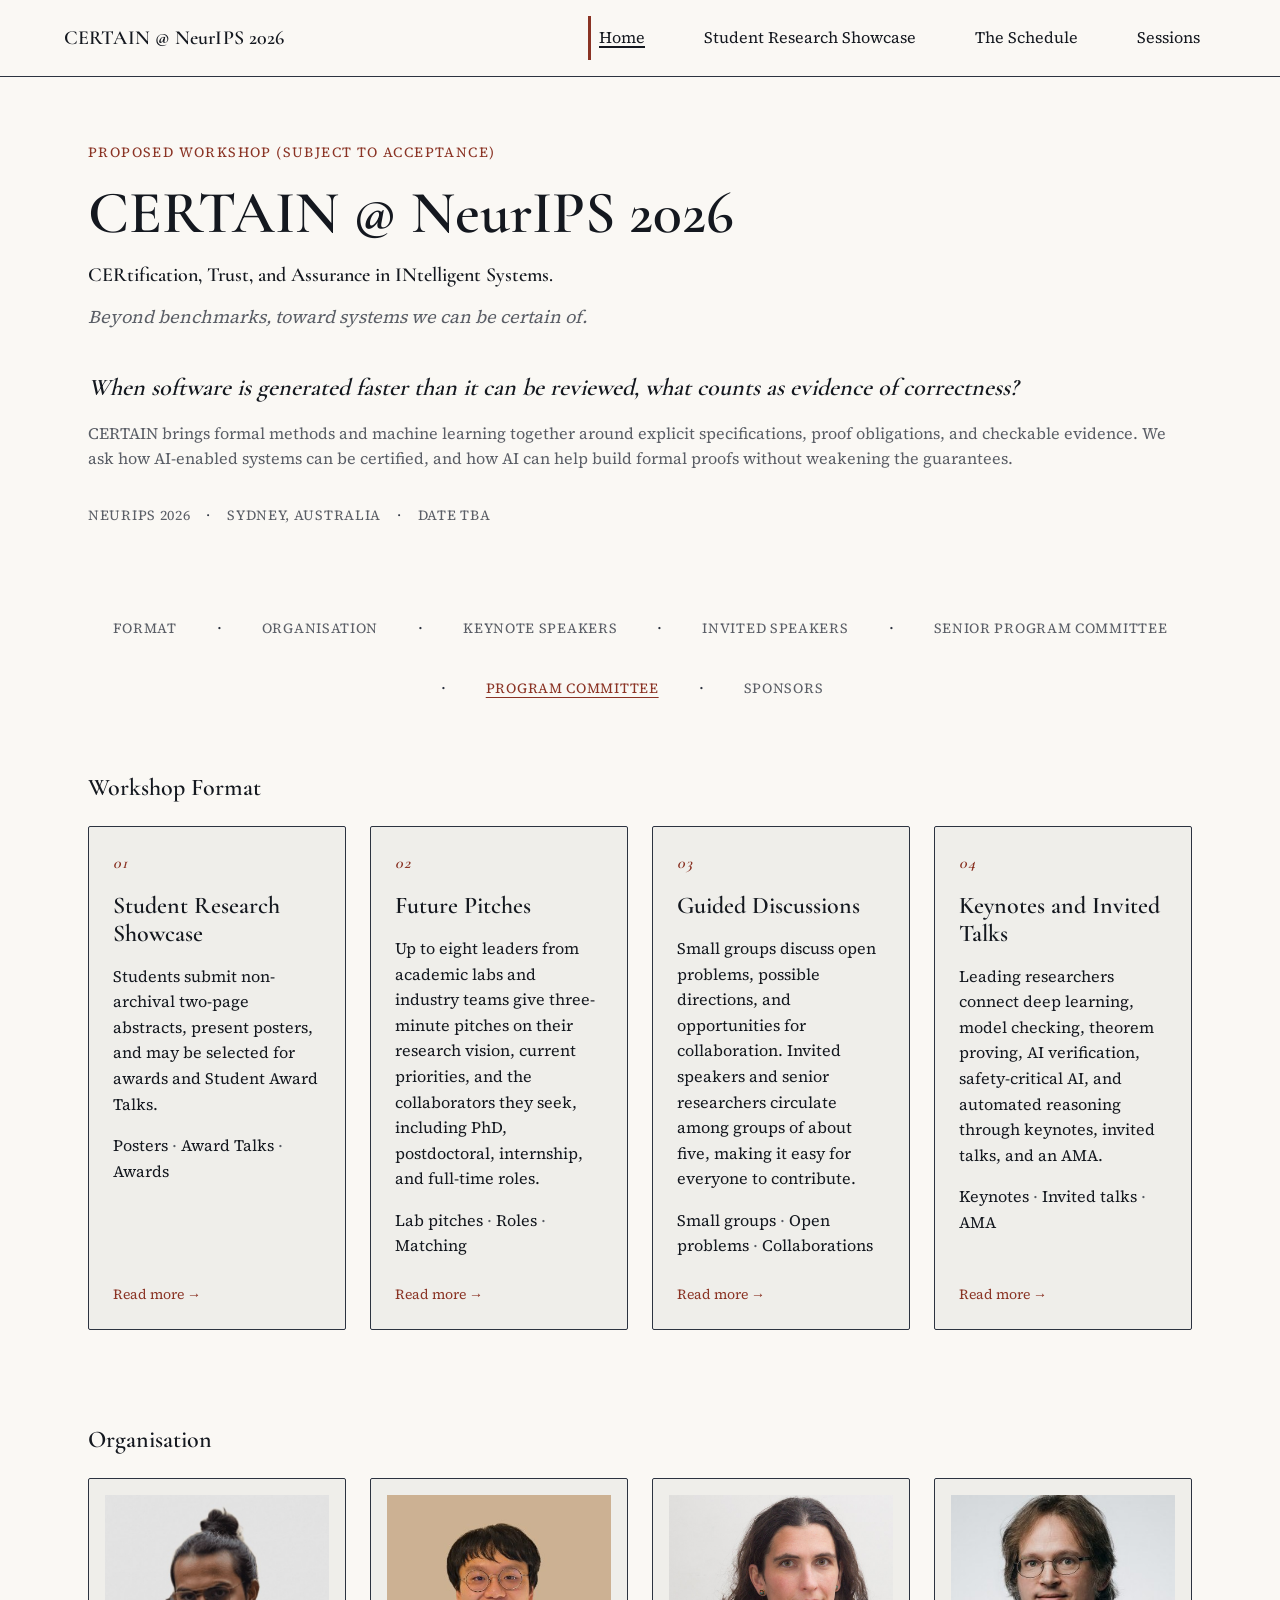
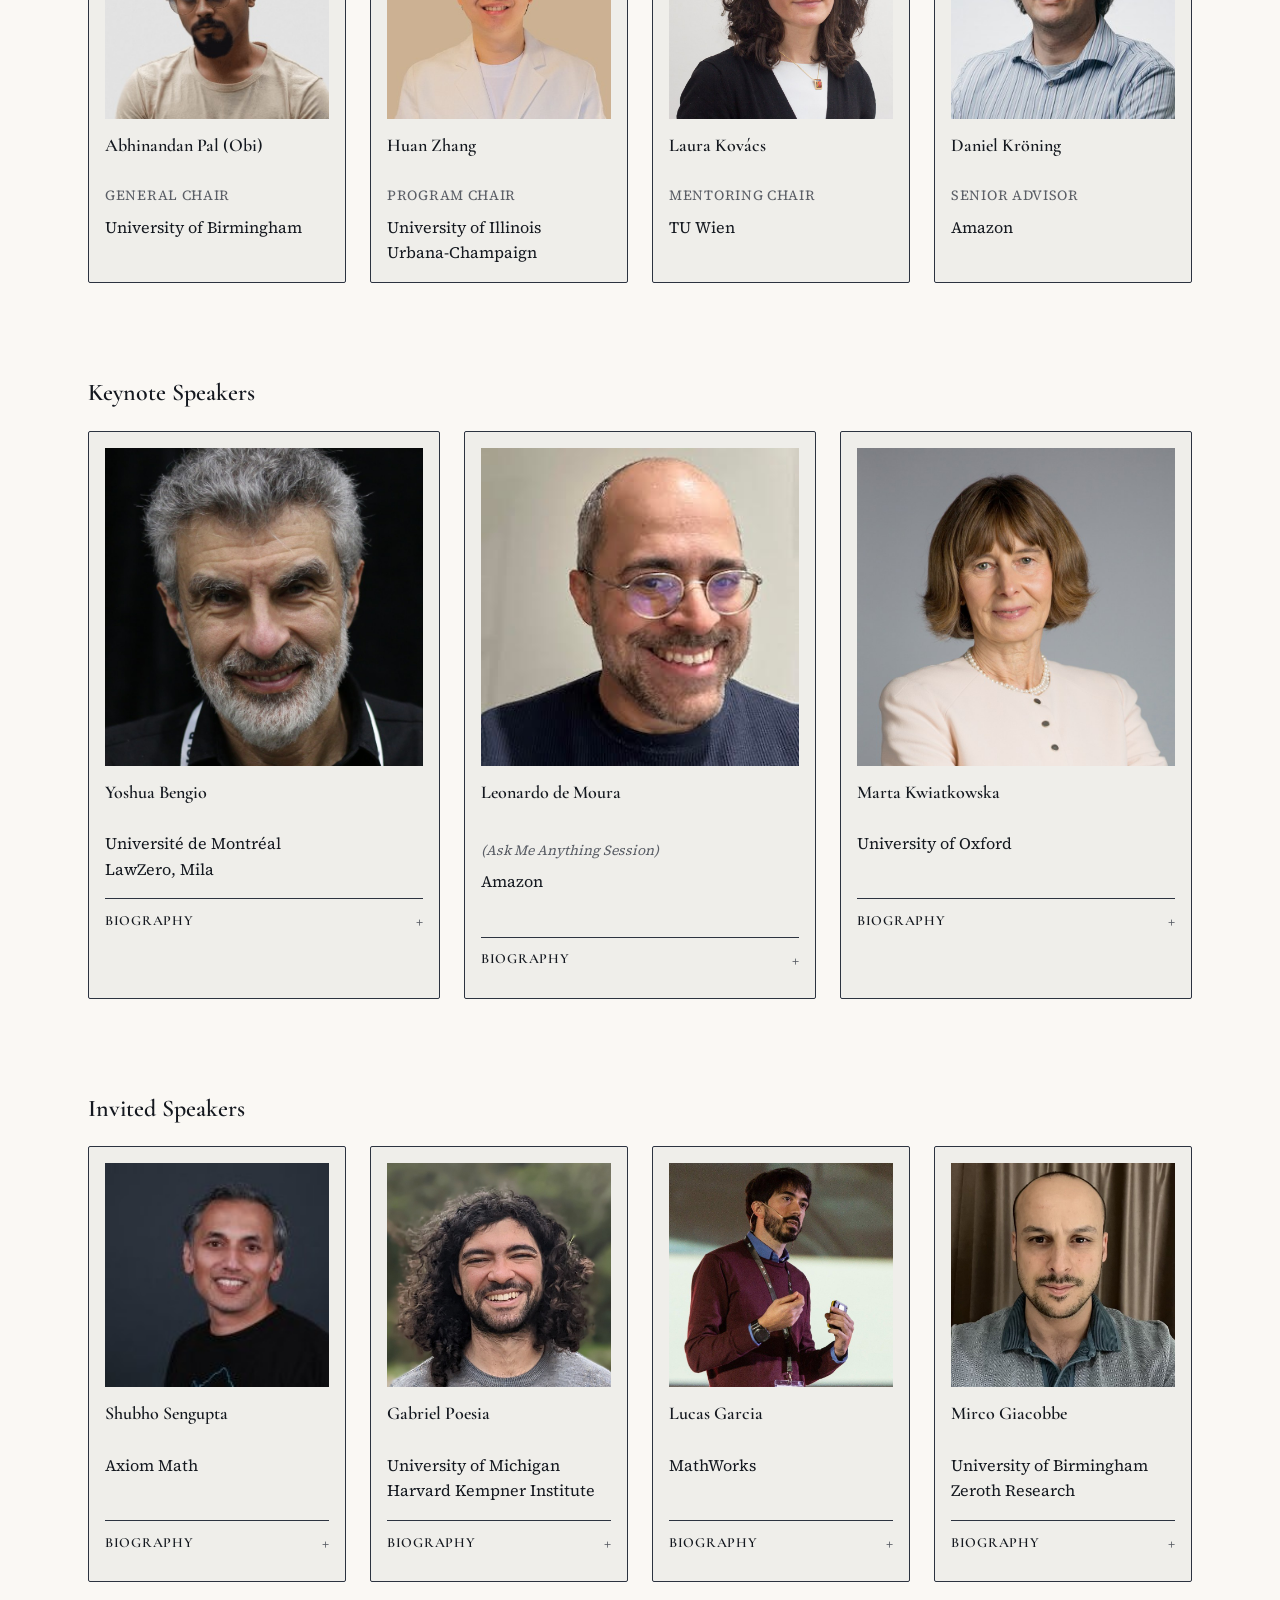
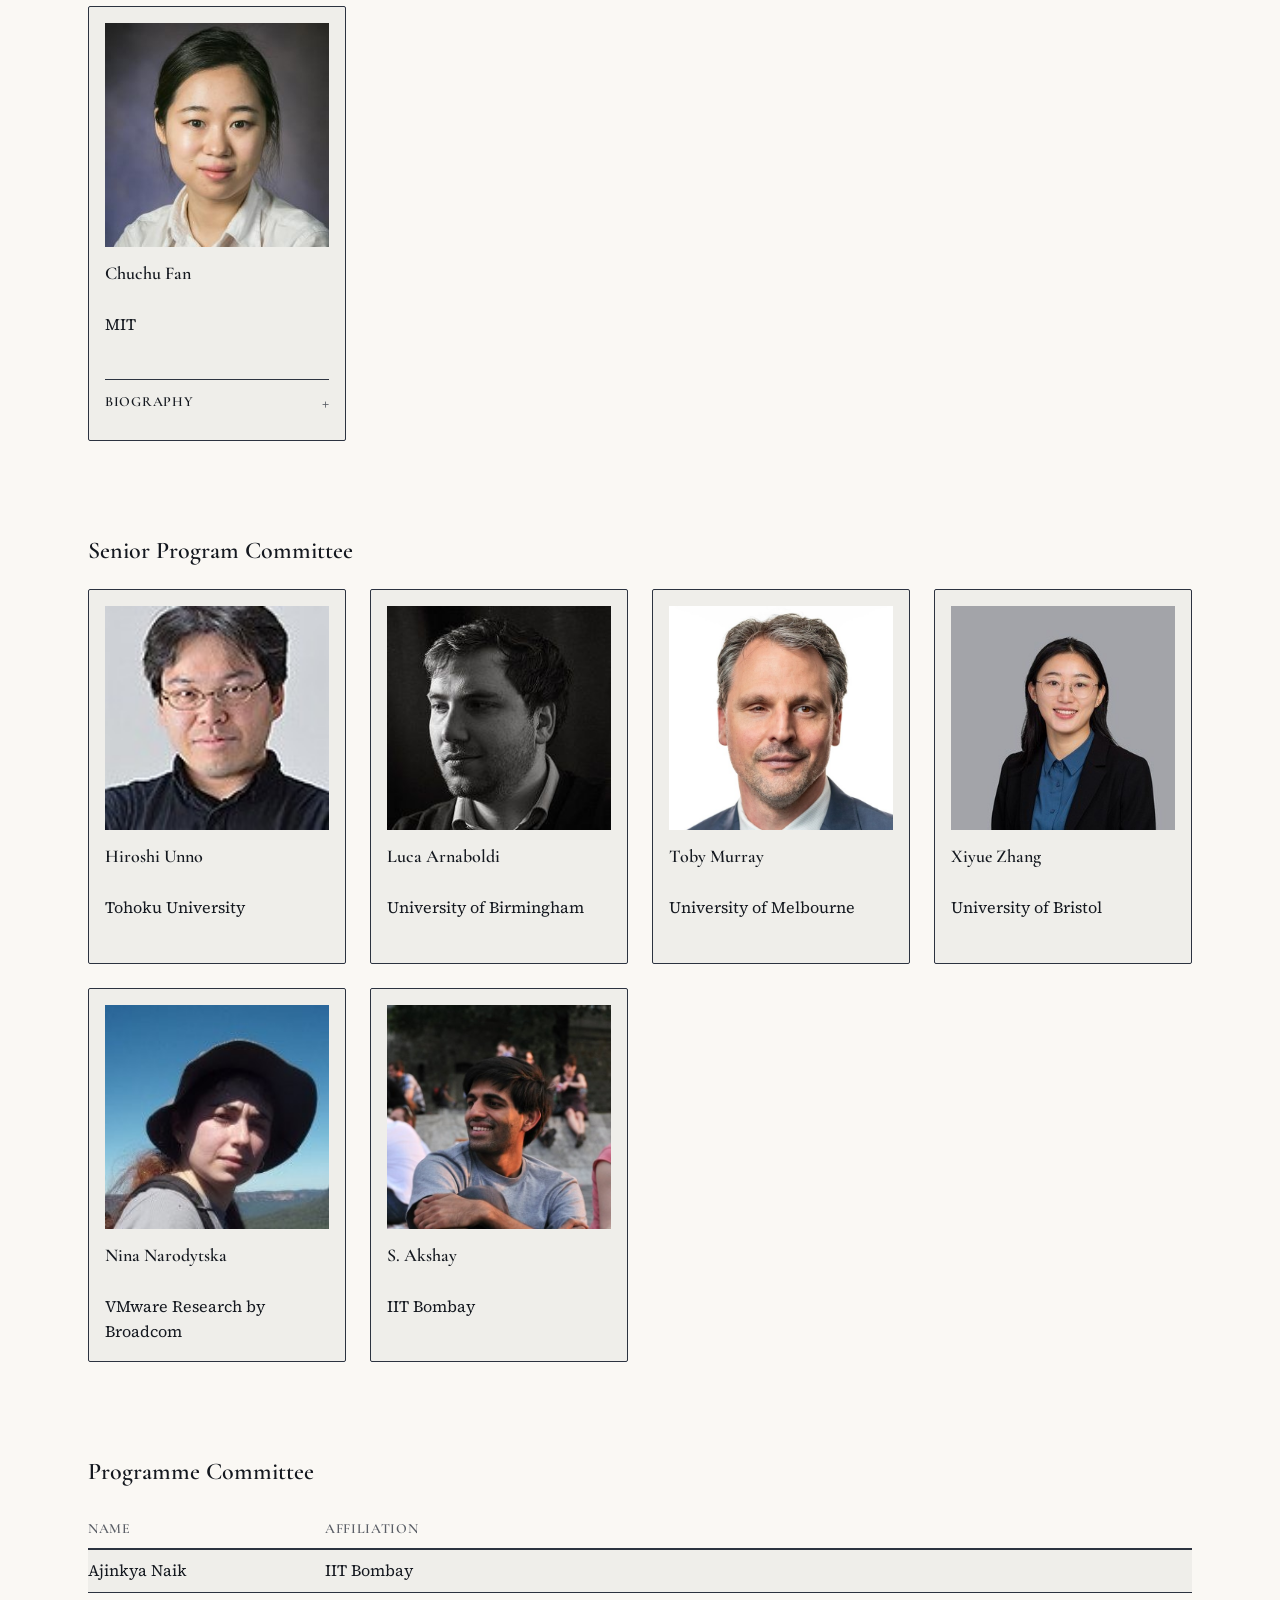
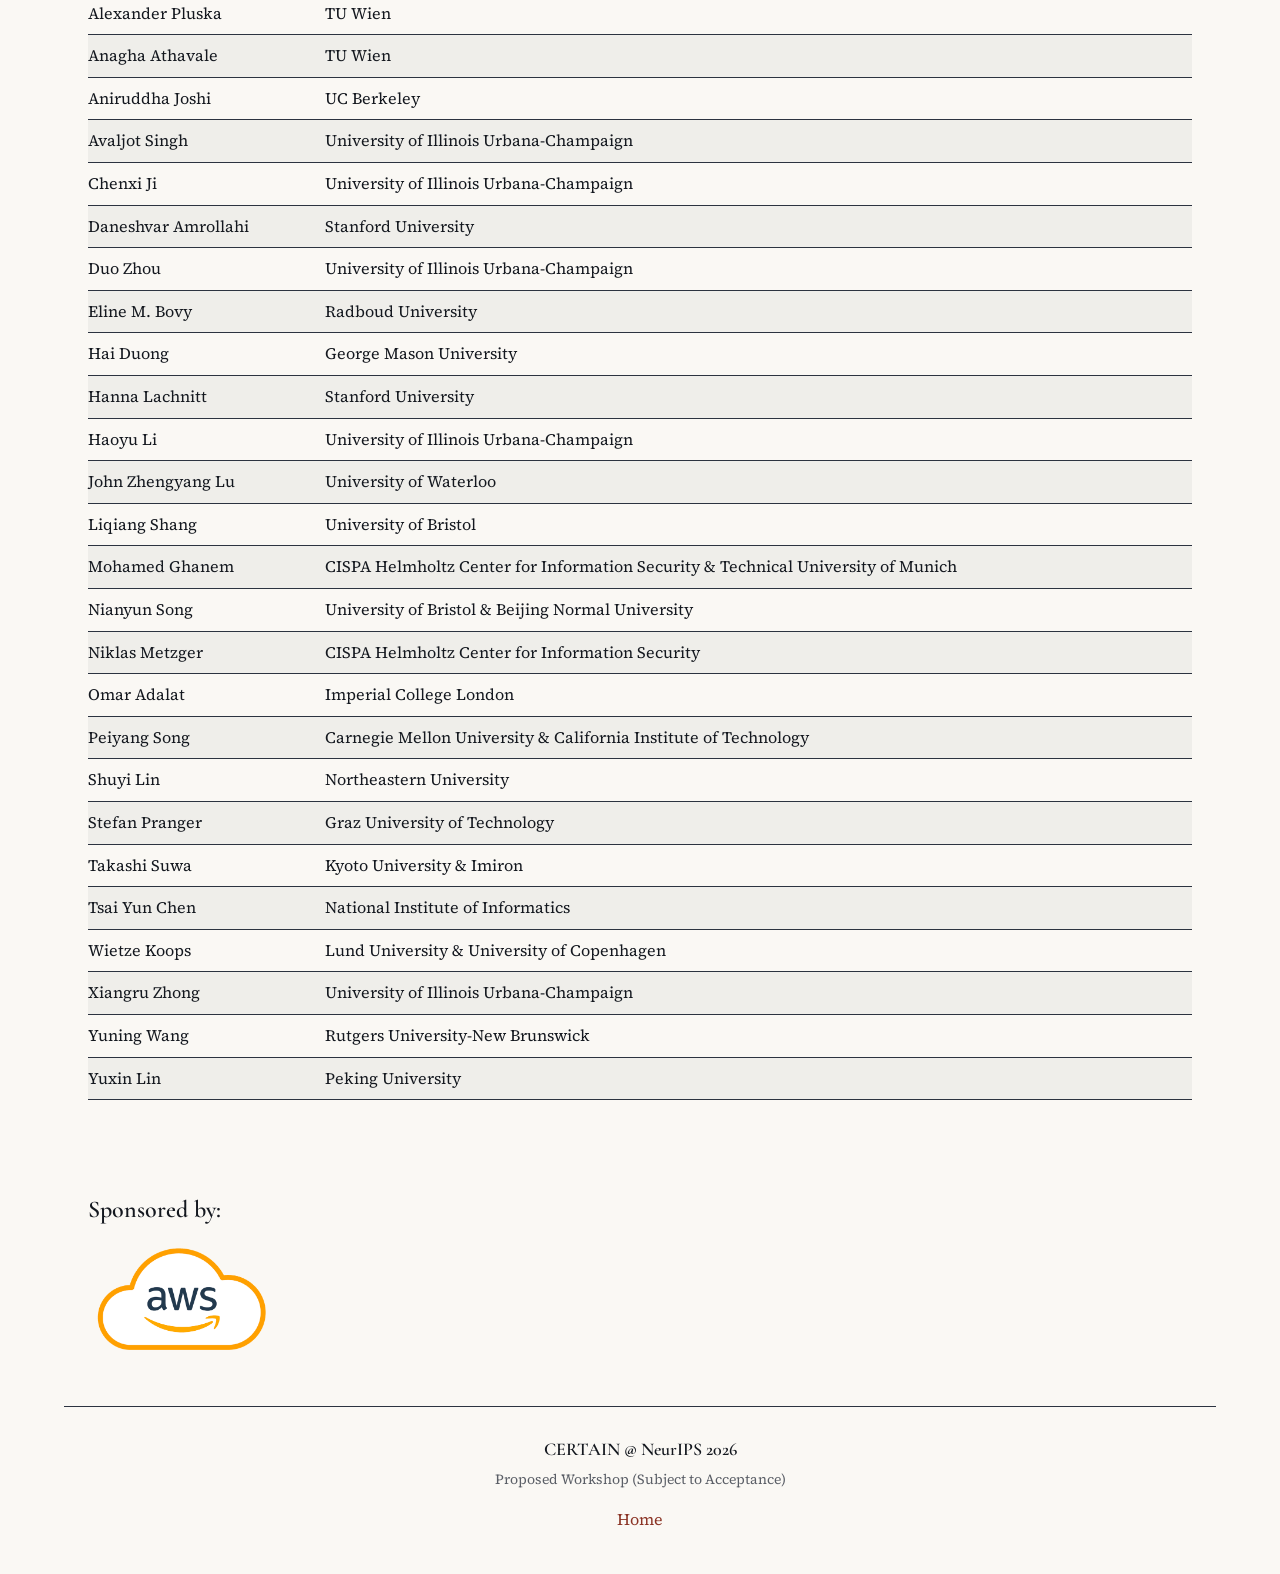
<file: index.html>
<!doctype html>
<html lang="en">
 <head>
 <meta charset="utf-8">
 <meta name="viewport" content="width=device-width, initial-scale=1">
 <meta name="color-scheme" content="light dark">
 <title>CERTAIN @ NeurIPS 2026 — Trust &amp; Assurance in AI</title>
 <link rel="stylesheet" href="css/site.css">

 <!-- Description & robots -->
 <meta name="description" content="A NeurIPS 2026 workshop on certification, trust, and assurance in intelligent systems. Keynotes, invited talks, and student showcase.">
 <meta name="robots" content="index, follow">
 <meta name="theme-color" content="#faf8f4">
 <link rel="canonical" href="https://certain-2026.github.io/">

 <!-- Open Graph -->
 <meta property="og:type" content="website">
 <meta property="og:site_name" content="CERTAIN @ NeurIPS 2026">
 <meta property="og:title" content="CERTAIN @ NeurIPS 2026 — Trust &amp; Assurance in AI">
 <meta property="og:description" content="A NeurIPS 2026 workshop on certification, trust, and assurance in intelligent systems. Keynotes, invited talks, and student showcase.">
 <meta property="og:url" content="https://certain-2026.github.io/">
 <meta property="og:image" content="https://certain-2026.github.io/img/og-card-1200x630.png">
 <meta property="og:image:width" content="1200">
 <meta property="og:image:height" content="630">
 <meta property="og:image:alt" content="CERTAIN @ NeurIPS 2026 — workshop on certification, trust, and assurance in intelligent systems">

 <!-- Twitter / X -->
 <meta name="twitter:card" content="summary_large_image">
 <meta name="twitter:title" content="CERTAIN @ NeurIPS 2026 — Trust &amp; Assurance in AI">
 <meta name="twitter:description" content="A NeurIPS 2026 workshop on certification, trust, and assurance in intelligent systems. Keynotes, invited talks, and student showcase.">
 <meta name="twitter:image" content="https://certain-2026.github.io/img/og-card-1200x630.png">

 <!-- schema.org Event JSON-LD -->
 <script type="application/ld+json">
 {
 "@context": "https://schema.org",
 "@type": "Event",
 "name": "CERTAIN @ NeurIPS 2026",
 "description": "A NeurIPS 2026 workshop on Certification, Trust, and Assurance in Intelligent Systems.",
 "url": "https://certain-2026.github.io/",
 "image": "https://certain-2026.github.io/img/og-card-1200x630.png",
 "eventStatus": "https://schema.org/EventScheduled",
 "eventAttendanceMode": "https://schema.org/OfflineEventAttendanceMode",
 "location": [
 {
 "@type": "Place",
 "name": "NeurIPS 2026, Sydney",
 "address": "Sydney, Australia"
 }
 ],
 "organizer": {
 "@type": "Organization",
 "name": "CERTAIN Workshop Organising Committee",
 "url": "https://certain-2026.github.io/"
 },
 "performer": [
 { "@type": "Person", "name": "Yoshua Bengio" },
 { "@type": "Person", "name": "Leonardo de Moura" },
 { "@type": "Person", "name": "Marta Kwiatkowska" },
 { "@type": "Person", "name": "Shubho Sengupta" },
 { "@type": "Person", "name": "Gabriel Poesia" },
 { "@type": "Person", "name": "Lucas Garcia" },
 { "@type": "Person", "name": "Mirco Giacobbe" },
 { "@type": "Person", "name": "Chuchu Fan" }
 ]
 }
 </script>

 <link rel="preload" href="fonts/cormorant-garamond.woff2" as="font" type="font/woff2" crossorigin>
 <link rel="icon" href="img/favicon.svg">
 </head>
 <body>
 <a class="skip-link" href="#main">Skip to main content</a>
 <header class="site-header">
 <nav class="site-nav" aria-label="Primary">
 <a class="site-nav__brand" href="index.html">CERTAIN @ NeurIPS 2026</a>
 <button class="site-nav__toggle" type="button" aria-expanded="false" aria-controls="site-nav-list" aria-label="Open navigation menu"><span class="hamburger" aria-hidden="true"></span></button>
 <ul id="site-nav-list" class="site-nav__list" data-open="false">
 <li><a href="index.html" aria-current="page">Home</a></li>
 <li><a href="students.html">Student Research Showcase</a></li>
 <li><a href="schedule.html">The Schedule</a></li>
 <li><a href="sessions.html">Sessions</a></li>
 </ul>
 </nav>
 </header>
 <main id="main">
 <section class="hero" aria-labelledby="hero-title">
 <p class="hero__status">Proposed Workshop (Subject to Acceptance)</p>
 <h1 id="hero-title" class="hero__title">CERTAIN @ NeurIPS 2026</h1>
 <p class="hero__subtitle">CERtification, Trust, and Assurance in INtelligent Systems.</p>
 <p class="hero__tagline">Beyond benchmarks, toward systems we can be certain of.</p>
 <blockquote class="hero__hook">
 <p class="hero__hook-question">When software is generated faster than it can be reviewed, what counts as evidence of correctness?</p>
 <p class="hero__hook-answer">CERTAIN brings formal methods and machine learning together around explicit specifications, proof obligations, and checkable evidence. We ask how AI-enabled systems can be certified, and how AI can help build formal proofs without weakening the guarantees.</p>
 </blockquote>
 <p class="hero__keyfacts">
 <span class="hero__keyfacts-item">NeurIPS 2026</span>
 <span class="hero__keyfacts-sep" aria-hidden="true">·</span>
 <span class="hero__keyfacts-item">Sydney, Australia</span>
 <span class="hero__keyfacts-sep" aria-hidden="true">·</span>
 <span class="hero__keyfacts-item">Date TBA</span>
 </p>
 </section>

 <nav class="inpage-nav" aria-label="Sections on this page">
 <ul>
 <li><a href="#workshop-format">Format</a></li>
 <li><a href="#organisation">Organisation</a></li>
 <li><a href="#keynote-speakers">Keynote Speakers</a></li>
 <li><a href="#invited-speakers">Invited Speakers</a></li>
 <li><a href="#senior-program-committee">Senior Program Committee</a></li>
 <li><a href="#program-committee">Program Committee</a></li>
 <li><a href="#sponsors">Sponsors</a></li>
 </ul>
 </nav>

 <section id="workshop-format" class="section" aria-labelledby="workshop-format-heading">
 <h2 id="workshop-format-heading" class="section__heading">Workshop Format</h2>
 <div class="section__body">
 <ol class="format-grid">
 <li>
 <a class="format-card" href="students.html">
 <span class="format-card__num" aria-hidden="true">01</span>
 <h3 class="format-card__title">Student Research Showcase</h3>
 <p class="format-card__body">Students submit non-archival two-page abstracts, present posters, and may be selected for awards and Student Award Talks.</p>
 <ul class="format-card__tags">
 <li>Posters</li>
 <li>Award Talks</li>
 <li>Awards</li>
 </ul>
 <span class="format-card__more" aria-hidden="true">Read more →</span>
 </a>
 </li>
 <li>
 <a class="format-card" href="sessions.html#future-pitches">
 <span class="format-card__num" aria-hidden="true">02</span>
 <h3 class="format-card__title">Future Pitches</h3>
 <p class="format-card__body">Up to eight leaders from academic labs and industry teams give three-minute pitches on their research vision, current priorities, and the collaborators they seek, including PhD, postdoctoral, internship, and full-time roles.</p>
 <ul class="format-card__tags">
 <li>Lab pitches</li>
 <li>Roles</li>
 <li>Matching</li>
 </ul>
 <span class="format-card__more" aria-hidden="true">Read more →</span>
 </a>
 </li>
 <li>
 <a class="format-card" href="sessions.html#guided-discussions">
 <span class="format-card__num" aria-hidden="true">03</span>
 <h3 class="format-card__title">Guided Discussions</h3>
 <p class="format-card__body">Small groups discuss open problems, possible directions, and opportunities for collaboration. Invited speakers and senior researchers circulate among groups of about five, making it easy for everyone to contribute.</p>
 <ul class="format-card__tags">
 <li>Small groups</li>
 <li>Open problems</li>
 <li>Collaborations</li>
 </ul>
 <span class="format-card__more" aria-hidden="true">Read more →</span>
 </a>
 </li>
 <li>
 <a class="format-card" href="#keynote-speakers">
 <span class="format-card__num" aria-hidden="true">04</span>
 <h3 class="format-card__title">Keynotes and Invited Talks</h3>
 <p class="format-card__body">Leading researchers connect deep learning, model checking, theorem proving, AI verification, safety-critical AI, and automated reasoning through keynotes, invited talks, and an AMA.</p>
 <ul class="format-card__tags">
 <li>Keynotes</li>
 <li>Invited talks</li>
 <li>AMA</li>
 </ul>
 <span class="format-card__more" aria-hidden="true">Read more →</span>
 </a>
 </li>
 </ol>
 </div>
 </section>

 <section id="organisation" class="section" aria-labelledby="organisation-heading">
 <h2 id="organisation-heading" class="section__heading">Organisation</h2>
 <div class="section__body">
 <ul class="people-grid">
 <li>
 <article class="person">
 <a href="https://www.abhinandanpal.co.in/" target="_blank" rel="noopener" class="person__link">
 <img class="person__photo" src="img/people/pal.jpg" alt="Abhinandan Pal (Obi), Organiser" width="320" height="320" loading="lazy">
 <h3 class="person__name">Abhinandan Pal (Obi)</h3>
 <p class="person__role">General Chair</p>
 <div class="person__affiliations">
 <p class="person__affiliation">University of Birmingham</p>
 </div>
 </a>
 </article>
 </li>
 <li>
 <article class="person">
 <a href="https://www.huan-zhang.com/" target="_blank" rel="noopener" class="person__link">
 <img class="person__photo" src="img/people/zhang.jpg" alt="Huan Zhang, Organiser" width="320" height="320" loading="lazy">
 <h3 class="person__name">Huan Zhang</h3>
 <p class="person__role">Program Chair</p>
 <div class="person__affiliations">
 <p class="person__affiliation">University of Illinois</p>
 <p class="person__affiliation">Urbana-Champaign</p>
 </div>
 </a>
 </article>
 </li>
 <li>
 <article class="person">
 <a href="https://www.lkovacs.com/" target="_blank" rel="noopener" class="person__link">
 <img class="person__photo" src="img/people/kovacs.jpg" alt="Laura Kovács, Organiser" width="320" height="320" loading="lazy">
 <h3 class="person__name">Laura Kovács</h3>
 <p class="person__role">Mentoring Chair</p>
 <div class="person__affiliations">
 <p class="person__affiliation">TU Wien</p>
 </div>
 </a>
 </article>
 </li>
 <li>
 <article class="person">
 <a href="https://www.kroening.com/" target="_blank" rel="noopener" class="person__link">
 <img class="person__photo" src="img/people/kroning.jpg" alt="Daniel Kröning, Organiser" width="320" height="320" loading="lazy">
 <h3 class="person__name">Daniel Kröning</h3>
 <p class="person__role">Senior Advisor</p>
 <div class="person__affiliations">
 <p class="person__affiliation">Amazon</p>
 </div>
 </a>
 </article>
 </li>
 </ul>
 </div>
 </section>

 <section id="keynote-speakers" class="section" aria-labelledby="keynote-speakers-heading">
 <h2 id="keynote-speakers-heading" class="section__heading">Keynote Speakers</h2>
 <div class="section__body">
 <ul class="people-grid">
 <li id="speaker-bengio">
 <article class="person">
 <a href="https://yoshuabengio.org/en" target="_blank" rel="noopener" class="person__link">
 <img class="person__photo" src="img/people/bengio.jpg" alt="Yoshua Bengio, Keynote Speaker" width="320" height="320" loading="lazy">
 <h3 class="person__name">Yoshua Bengio</h3>
 <div class="person__affiliations">
 <p class="person__affiliation">Université de Montréal</p>
 <p class="person__affiliation">LawZero, Mila</p>
 </div>
 </a>
 <details class="speaker-bio">
 <summary class="speaker-bio__toggle">
 <span class="speaker-bio__label">Biography</span>
 <span class="speaker-bio__indicator" aria-hidden="true"></span>
 </summary>
 <div class="speaker-bio__content">
 <p>Yoshua Bengio is Professor of Computer Science at Université de Montréal, Founder and Scientific Advisor of Mila, and Co-President and Scientific Director of LawZero. He is one of the pioneers of deep learning and received the 2018 A.M. Turing Award, alongside Geoffrey Hinton and Yann LeCun, for foundational contributions to the field. His recent work has focused on AI safety, trustworthy systems, and the social impact of advanced AI.</p>
 </div>
 </details>
 </article>
 </li>
 <li id="speaker-demoura">
 <article class="person">
 <a href="https://leodemoura.github.io/" target="_blank" rel="noopener" class="person__link">
 <img class="person__photo" src="img/people/demoura.jpg" alt="Leonardo de Moura, Keynote Speaker" width="320" height="320" loading="lazy">
 <h3 class="person__name">Leonardo de Moura</h3>
 <p class="person__annotation">(Ask Me Anything Session)</p>
 <div class="person__affiliations">
 <p class="person__affiliation">Amazon</p>
 </div>
 </a>
 <details class="speaker-bio">
 <summary class="speaker-bio__toggle">
 <span class="speaker-bio__label">Biography</span>
 <span class="speaker-bio__indicator" aria-hidden="true"></span>
 </summary>
 <div class="speaker-bio__content">
 <p>Leonardo de Moura is a Senior Principal Applied Scientist in the Automated Reasoning Group at AWS. In his spare time, he serves as Chief Architect of the Lean FRO, a non-profit he co-founded with Sebastian Ullrich. He also serves on the Lean FRO Board of Directors. Before joining AWS in 2023, he spent 17 years in the RiSE group at Microsoft Research, where he was a Senior Principal Researcher from 2006. Before that, he was a Computer Scientist at SRI International. His research areas are automated reasoning, theorem proving, decision procedures, SAT, and SMT. He is the main architect of several automated reasoning tools: Lean, Z3, Yices 1.0, and SAL. His work in automated reasoning has been recognized with the CAV, Haifa, and Herbrand awards, as well as the ACM Programming Languages Software Award. His work has also been covered by the New York Times and popular science magazines including Wired, Quanta, and Nature News.</p>
 </div>
 </details>
 </article>
 </li>
 <li id="speaker-kwiatkowska">
 <article class="person">
 <a href="https://www.cs.ox.ac.uk/people/marta.kwiatkowska/" target="_blank" rel="noopener" class="person__link">
 <img class="person__photo" src="img/people/kwiatkowska.jpg" alt="Marta Kwiatkowska, Keynote Speaker" width="320" height="320" loading="lazy">
 <h3 class="person__name">Marta Kwiatkowska</h3>
 <div class="person__affiliations">
 <p class="person__affiliation">University of Oxford</p>
 </div>
 </a>
 <details class="speaker-bio">
 <summary class="speaker-bio__toggle">
 <span class="speaker-bio__label">Biography</span>
 <span class="speaker-bio__indicator" aria-hidden="true"></span>
 </summary>
 <div class="speaker-bio__content">
 <p>Marta Kwiatkowska is Professor of Computing Systems and Fellow of Trinity College, University of Oxford. She is known for fundamental contributions to the theory and practice of model checking for probabilistic systems and is currently focusing on safety and robustness of automated decision-making in Artificial Intelligence. She led the development of the PRISM model checker (www.prismmodelchecker.org), which has been adopted in diverse fields, including wireless networks, security, robotics, healthcare, and DNA computing, with genuine flaws found and corrected in real-world protocols. Kwiatkowska won two ERC Advanced Grants, the Royal Society Milner Award, the BCS Lovelace Medal, and the Van Wijngaarden Award and received an honorary doctorate from KTH Royal Institute of Technology in Stockholm. She is a Fellow of the Royal Society, ACM, Academia Europaea, and the American Academy of Arts and Sciences.</p>
 </div>
 </details>
 </article>
 </li>
 </ul>
 </div>
 </section>

 <section id="invited-speakers" class="section" aria-labelledby="invited-speakers-heading">
 <h2 id="invited-speakers-heading" class="section__heading">Invited Speakers</h2>
 <div class="section__body">
 <ul class="people-grid">
 <li id="speaker-sengupta">
 <article class="person">
 <a href="https://www.linkedin.com/in/shubho-sengupta-340587" target="_blank" rel="noopener" class="person__link">
 <img class="person__photo" src="img/people/sengupta.jpg" alt="Shubho Sengupta, Invited Speaker" width="320" height="320" loading="lazy">
 <h3 class="person__name">Shubho Sengupta</h3>
 <div class="person__affiliations">
 <p class="person__affiliation">Axiom Math</p>
 </div>
 </a>
 <details class="speaker-bio">
 <summary class="speaker-bio__toggle">
 <span class="speaker-bio__label">Biography</span>
 <span class="speaker-bio__indicator" aria-hidden="true"></span>
 </summary>
 <div class="speaker-bio__content">
 <p>Shubho Sengupta has spent over a decade working in deep learning, at Baidu Silicon Valley AI Lab and Meta AI. His work has covered speech recognition, text-to-speech, large-scale reinforcement learning for Go, and the scaling of deep learning systems. More recently, he has focused on using large language models to build automated software systems. He is currently CTO of Axiom Math, where he is building a self-improving AI reasoner, beginning with an AI mathematician.</p>
 </div>
 </details>
 </article>
 </li>
 <li id="speaker-poesia">
 <article class="person">
 <a href="https://gpoesia.com/" target="_blank" rel="noopener" class="person__link">
 <img class="person__photo" src="img/people/poesia.jpg" alt="Gabriel Poesia, Invited Speaker" width="320" height="320" loading="lazy">
 <h3 class="person__name">Gabriel Poesia</h3>
 <div class="person__affiliations">
 <p class="person__affiliation">University of Michigan</p>
 <p class="person__affiliation">Harvard Kempner Institute</p>
 </div>
 </a>
 <details class="speaker-bio">
 <summary class="speaker-bio__toggle">
 <span class="speaker-bio__label">Biography</span>
 <span class="speaker-bio__indicator" aria-hidden="true"></span>
 </summary>
 <div class="speaker-bio__content">
 <p>Gabriel Poesia is an incoming Assistant Professor at the University of Michigan, a current Research Fellow at Harvard University's Kempner Institute, and a recent PhD graduate of Stanford University. He works on building self-improving AI systems that are capable of formal reasoning and open-ended discovery.</p>
 </div>
 </details>
 </article>
 </li>
 <li id="speaker-garcia">
 <article class="person">
 <a href="https://www.mathworks.com/matlabcentral/profile/authors/1296922" target="_blank" rel="noopener" class="person__link">
 <img class="person__photo" src="img/people/garcia.jpg" alt="Lucas Garcia, Invited Speaker" width="320" height="320" loading="lazy">
 <h3 class="person__name">Lucas Garcia</h3>
 <div class="person__affiliations">
 <p class="person__affiliation">MathWorks</p>
 </div>
 </a>
 <details class="speaker-bio">
 <summary class="speaker-bio__toggle">
 <span class="speaker-bio__label">Biography</span>
 <span class="speaker-bio__indicator" aria-hidden="true"></span>
 </summary>
 <div class="speaker-bio__content">
 <p>Lucas Garcia is Senior Principal Product Manager for AI at MathWorks, with more than 20 years of experience in machine learning and the software industry. He works with customer-facing and development teams to define and launch new AI capabilities, and is an active member of the EUROCAE WG-114/SAE G-34 working group developing the ARP6983 standard for aircraft systems that use AI. He holds a PhD in applied mathematics from the Complutense University of Madrid and Polytechnic University of Madrid, and his research focuses on neural approaches to combinatorial optimization.</p>
 </div>
 </details>
 </article>
 </li>
 <li id="speaker-giacobbe">
 <article class="person">
 <a href="https://mircogiacobbe.github.io/" target="_blank" rel="noopener" class="person__link">
 <img class="person__photo" src="img/people/giacobbe.jpg" alt="Mirco Giacobbe, Invited Speaker" width="320" height="320" loading="lazy">
 <h3 class="person__name">Mirco Giacobbe</h3>
 <div class="person__affiliations">
 <p class="person__affiliation">University of Birmingham</p>
 <p class="person__affiliation">Zeroth Research</p>
 </div>
 </a>
 <details class="speaker-bio">
 <summary class="speaker-bio__toggle">
 <span class="speaker-bio__label">Biography</span>
 <span class="speaker-bio__indicator" aria-hidden="true"></span>
 </summary>
 <div class="speaker-bio__content">
 <p>Mirco Giacobbe is an Associate Professor at the University of Birmingham. He received his PhD from IST Austria and held research positions at the University of Oxford and the Bruno Kessler Foundation. He develops automated techniques for verifying the safety and security of algorithmic systems by combining machine learning with automated reasoning. He founded the International Symposium on AI Verification (SAIV) and Zeroth Research, a non-profit focused on technical AI safety.</p>
 </div>
 </details>
 </article>
 </li>
 <li id="speaker-fan">
 <article class="person">
 <a href="https://chuchu.mit.edu/" target="_blank" rel="noopener" class="person__link">
 <img class="person__photo" src="img/people/fan.jpg" alt="Chuchu Fan, Invited Speaker" width="320" height="320" loading="lazy">
 <h3 class="person__name">Chuchu Fan</h3>
 <div class="person__affiliations">
 <p class="person__affiliation">MIT</p>
 </div>
 </a>
 <details class="speaker-bio">
 <summary class="speaker-bio__toggle">
 <span class="speaker-bio__label">Biography</span>
 <span class="speaker-bio__indicator" aria-hidden="true"></span>
 </summary>
 <div class="speaker-bio__content">
 <p>Chuchu Fan is an Associate Professor at MIT. She was previously a postdoctoral researcher at Caltech and received her PhD from the University of Illinois at Urbana-Champaign. She earned her bachelor's degree from Tsinghua University. Her group, Realm at MIT, develops computational tools that combine rigorous mathematics with machine learning and AI for the design, analysis, and verification of safe, large-scale systems. She has received an NSF CAREER Award, AFOSR and ONR YIP Awards, an RSS Outstanding Student Paper Award, and the 2020 ACM Doctoral Dissertation Award.</p>
 </div>
 </details>
 </article>
 </li>
 </ul>
 </div>
 </section>

 <section id="senior-program-committee" class="section" aria-labelledby="senior-program-committee-heading">
 <h2 id="senior-program-committee-heading" class="section__heading">Senior Program Committee</h2>
 <div class="section__body">
 <ul class="people-grid">
 <li>
 <article class="person">
 <a href="https://www.riec.tohoku.ac.jp/~unno/" target="_blank" rel="noopener" class="person__link">
 <img class="person__photo" src="img/people/unno.jpg" alt="Hiroshi Unno, Senior Program Committee member" width="320" height="320" loading="lazy">
 <h3 class="person__name">Hiroshi Unno</h3>
 <div class="person__affiliations">
 <p class="person__affiliation">Tohoku University</p>
 </div>
 </a>
 </article>
 </li>
 <li>
 <article class="person">
 <a href="https://www.birmingham.ac.uk/staff/profiles/computer-science/academic-staff/arnaboldi-luca.aspx" target="_blank" rel="noopener" class="person__link">
 <img class="person__photo" src="img/people/arnaboldi.jpg" alt="Luca Arnaboldi, Senior Program Committee member" width="320" height="320" loading="lazy">
 <h3 class="person__name">Luca Arnaboldi</h3>
 <div class="person__affiliations">
 <p class="person__affiliation">University of Birmingham</p>
 </div>
 </a>
 </article>
 </li>
 <li>
 <article class="person">
 <a href="https://findanexpert.unimelb.edu.au/profile/780796-toby-murray" target="_blank" rel="noopener" class="person__link">
 <img class="person__photo" src="img/people/murray.jpg" alt="Toby Murray, Senior Program Committee member" width="320" height="320" loading="lazy">
 <h3 class="person__name">Toby Murray</h3>
 <div class="person__affiliations">
 <p class="person__affiliation">University of Melbourne</p>
 </div>
 </a>
 </article>
 </li>
 <li>
 <article class="person">
 <a href="https://zhang-xiyue.github.io/" target="_blank" rel="noopener" class="person__link">
 <img class="person__photo" src="img/people/xiyuezhang.jpg" alt="Xiyue Zhang, Senior Program Committee member" width="320" height="320" loading="lazy">
 <h3 class="person__name">Xiyue Zhang</h3>
 <div class="person__affiliations">
 <p class="person__affiliation">University of Bristol</p>
 </div>
 </a>
 </article>
 </li>
 <li>
 <article class="person">
 <a href="https://narodytska.com/" target="_blank" rel="noopener" class="person__link">
 <img class="person__photo" src="img/people/narodytska.jpg" alt="Nina Narodytska, Senior Program Committee member" width="320" height="320" loading="lazy">
 <h3 class="person__name">Nina Narodytska</h3>
 <div class="person__affiliations">
 <p class="person__affiliation">VMware Research by Broadcom</p>
 </div>
 </a>
 </article>
 </li>
 <li>
 <article class="person">
 <a href="https://www.cse.iitb.ac.in/~akshayss/" target="_blank" rel="noopener" class="person__link">
 <img class="person__photo" src="img/people/akshay.jpg" alt="S. Akshay, Senior Program Committee member" width="320" height="320" loading="lazy">
 <h3 class="person__name">S. Akshay</h3>
 <div class="person__affiliations">
 <p class="person__affiliation">IIT Bombay</p>
 </div>
 </a>
 </article>
 </li>
 </ul>
 </div>
 </section>

 <section id="program-committee" class="section" aria-labelledby="program-committee-heading">
 <h2 id="program-committee-heading" class="section__heading">Programme Committee</h2>
 <div class="section__body">
 <table class="pc-table">
 <thead>
 <tr>
 <th>Name</th>
 <th>Affiliation</th>
 </tr>
 </thead>
 <tbody>
 <tr><td>Ajinkya Naik</td><td>IIT Bombay</td></tr>
 <tr><td>Alexander Pluska</td><td>TU Wien</td></tr>
 <tr><td>Anagha Athavale</td><td>TU Wien</td></tr>
 <tr><td>Aniruddha Joshi</td><td>UC Berkeley</td></tr>
 <tr><td>Avaljot Singh</td><td>University of Illinois Urbana-Champaign</td></tr>
 <tr><td>Chenxi Ji</td><td>University of Illinois Urbana-Champaign</td></tr>
 <tr><td>Daneshvar Amrollahi</td><td>Stanford University</td></tr>
 <tr><td>Duo Zhou</td><td>University of Illinois Urbana-Champaign</td></tr>
 <tr><td>Eline M. Bovy</td><td>Radboud University</td></tr>
 <tr><td>Hai Duong</td><td>George Mason University</td></tr>
 <tr><td>Hanna Lachnitt</td><td>Stanford University</td></tr>
 <tr><td>Haoyu Li</td><td>University of Illinois Urbana-Champaign</td></tr>
 <tr><td>John Zhengyang Lu</td><td>University of Waterloo</td></tr>
 <tr><td>Liqiang Shang</td><td>University of Bristol</td></tr>
 <tr><td>Mohamed Ghanem</td><td>CISPA Helmholtz Center for Information Security &amp; Technical University of Munich</td></tr>
 <tr><td>Nianyun Song</td><td>University of Bristol &amp; Beijing Normal University</td></tr>
 <tr><td>Niklas Metzger</td><td>CISPA Helmholtz Center for Information Security</td></tr>
 <tr><td>Omar Adalat</td><td>Imperial College London</td></tr>
 <tr><td>Peiyang Song</td><td>Carnegie Mellon University &amp; California Institute of Technology</td></tr>
 <tr><td>Shuyi Lin</td><td>Northeastern University</td></tr>
 <tr><td>Stefan Pranger</td><td>Graz University of Technology</td></tr>
 <tr><td>Takashi Suwa</td><td>Kyoto University &amp; Imiron</td></tr>
 <tr><td>Tsai Yun Chen</td><td>National Institute of Informatics</td></tr>
 <tr><td>Wietze Koops</td><td>Lund University &amp; University of Copenhagen</td></tr>
 <tr><td>Xiangru Zhong</td><td>University of Illinois Urbana-Champaign</td></tr>
 <tr><td>Yuning Wang</td><td>Rutgers University-New Brunswick</td></tr>
 <tr><td>Yuxin Lin</td><td>Peking University</td></tr>
 </tbody>
 </table>
 </div>
 </section>

 <section id="sponsors" class="section" aria-labelledby="sponsors-heading">
 <h2 id="sponsors-heading" class="section__heading">Sponsored by:</h2>
 <div class="section__body">
 <ul class="sponsors-list">
 <li>
 <img class="sponsor-logo"
 src="img/sponsor-logo.png"
 alt="Workshop sponsor logo"
 width="200"
 height="80"
 loading="lazy">
 </li>
 </ul>
 </div>
 </section>
 </main>
 <footer class="site-footer">
 <p class="site-footer__name">CERTAIN @ NeurIPS 2026</p>
 <p class="site-footer__status">Proposed Workshop (Subject to Acceptance)</p>
 <p class="site-footer__home"><a href="index.html">Home</a></p>
 </footer>
 <script src="js/nav.js" defer></script>
 </body>
</html>
</file>
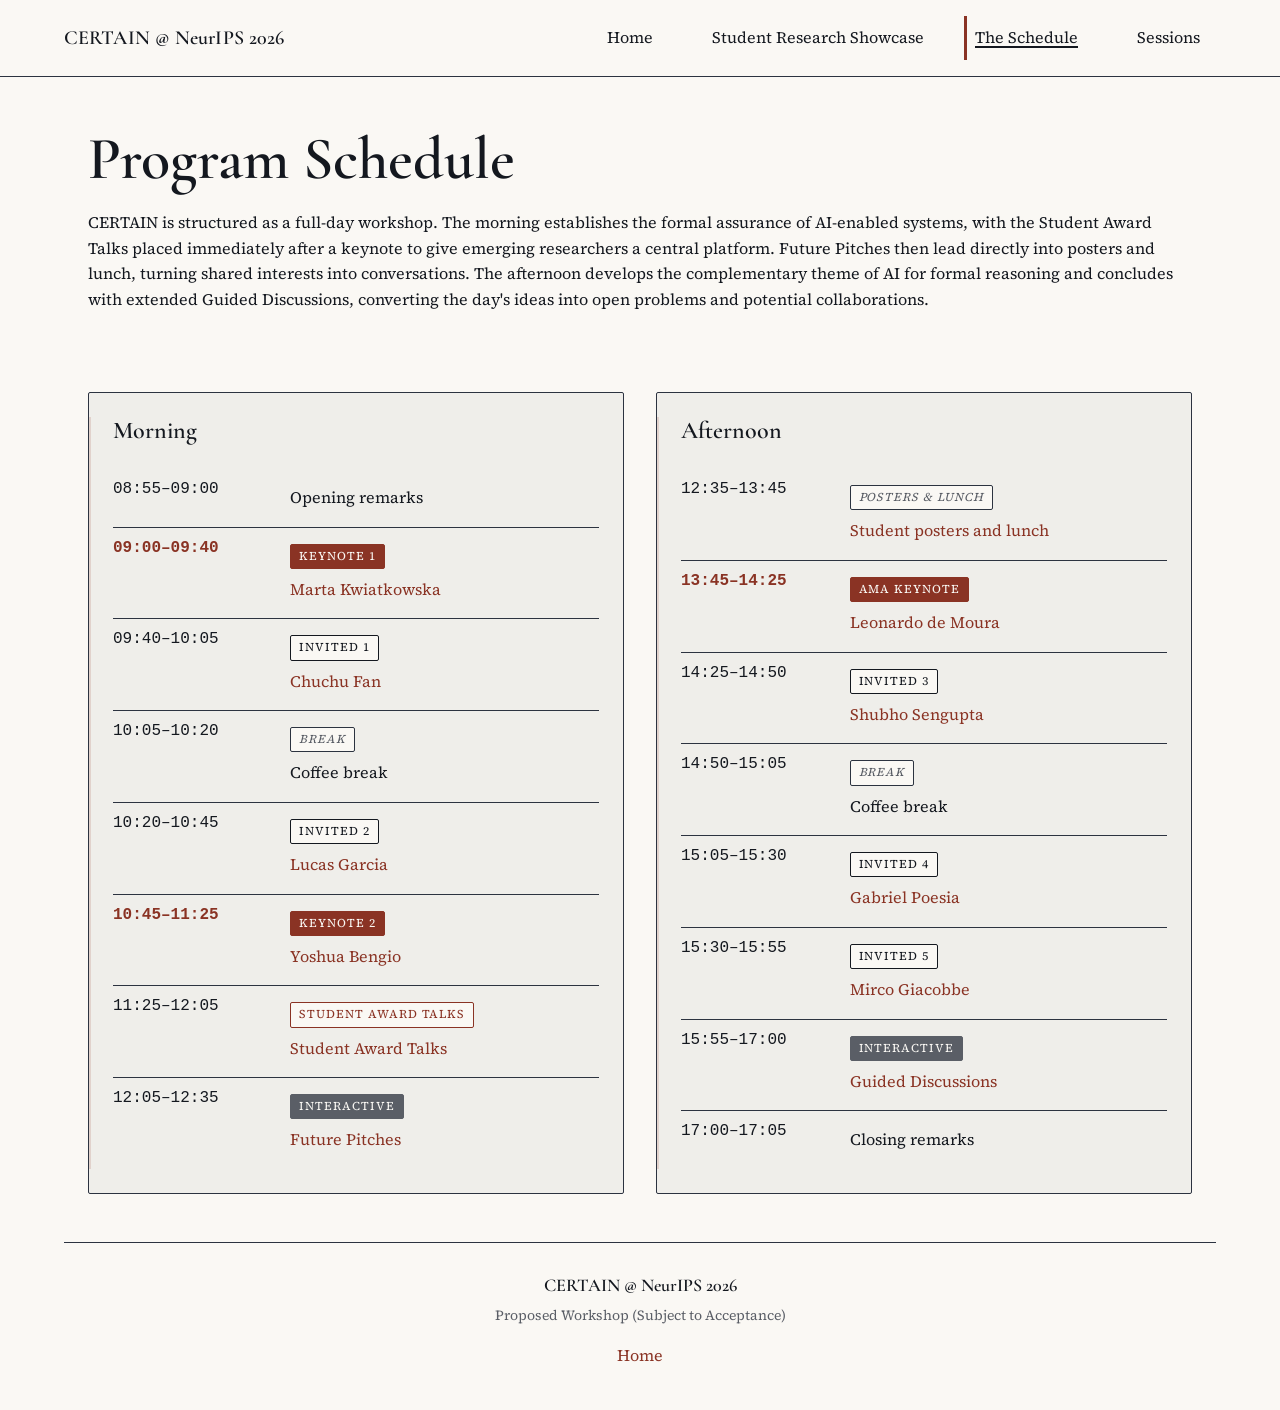
<file: schedule.html>
<!doctype html>
<html lang="en">
 <head>
 <meta charset="utf-8">
 <meta name="viewport" content="width=device-width, initial-scale=1">
 <meta name="color-scheme" content="light dark">
 <title>Programme Schedule · CERTAIN @ NeurIPS 2026</title>
 <link rel="stylesheet" href="css/site.css">

 <!-- Description & robots -->
 <meta name="description" content="Full-day workshop schedule: keynotes, invited talks, Student Award Talks, posters, Future Pitches, and Guided Discussions.">
 <meta name="robots" content="index, follow">
 <meta name="theme-color" content="#faf8f4">
 <link rel="canonical" href="https://certain-2026.github.io/schedule.html">

 <!-- Open Graph -->
 <meta property="og:type" content="website">
 <meta property="og:site_name" content="CERTAIN @ NeurIPS 2026">
 <meta property="og:title" content="Programme Schedule · CERTAIN @ NeurIPS 2026">
 <meta property="og:description" content="Full-day workshop schedule: keynotes, invited talks, Student Award Talks, posters, Future Pitches, and Guided Discussions.">
 <meta property="og:url" content="https://certain-2026.github.io/schedule.html">
 <meta property="og:image" content="https://certain-2026.github.io/img/og-card-1200x630.png">
 <meta property="og:image:width" content="1200">
 <meta property="og:image:height" content="630">
 <meta property="og:image:alt" content="CERTAIN @ NeurIPS 2026 — workshop on certification, trust, and assurance in intelligent systems">

 <!-- Twitter / X -->
 <meta name="twitter:card" content="summary_large_image">
 <meta name="twitter:title" content="Programme Schedule · CERTAIN @ NeurIPS 2026">
 <meta name="twitter:description" content="Full-day workshop schedule: keynotes, invited talks, Student Award Talks, posters, Future Pitches, and Guided Discussions.">
 <meta name="twitter:image" content="https://certain-2026.github.io/img/og-card-1200x630.png">

 <link rel="preload" href="fonts/cormorant-garamond.woff2" as="font" type="font/woff2" crossorigin>
 <link rel="icon" href="img/favicon.svg">
 </head>
 <body>
 <a class="skip-link" href="#main">Skip to main content</a>
 <header class="site-header">
 <nav class="site-nav" aria-label="Primary">
 <a class="site-nav__brand" href="index.html">CERTAIN @ NeurIPS 2026</a>
 <button class="site-nav__toggle" type="button" aria-expanded="false" aria-controls="site-nav-list" aria-label="Open navigation menu"><span class="hamburger" aria-hidden="true"></span></button>
 <ul id="site-nav-list" class="site-nav__list" data-open="false">
 <li><a href="index.html">Home</a></li>
 <li><a href="students.html">Student Research Showcase</a></li>
 <li><a href="schedule.html" aria-current="page">The Schedule</a></li>
 <li><a href="sessions.html">Sessions</a></li>
 </ul>
 </nav>
 </header>
 <main id="main">
 <section id="the-schedule" class="section" aria-labelledby="the-schedule-heading">
 <h1 id="the-schedule-heading">Program Schedule</h1>
 <p class="schedule-intro">CERTAIN is structured as a full-day workshop. The morning establishes the formal assurance of AI-enabled systems, with the Student Award Talks placed immediately after a keynote to give emerging researchers a central platform. Future Pitches then lead directly into posters and lunch, turning shared interests into conversations. The afternoon develops the complementary theme of AI for formal reasoning and concludes with extended Guided Discussions, converting the day's ideas into open problems and potential collaborations.</p>
 </section>

 <section id="schedule-grid" class="section" aria-labelledby="schedule-morning-heading">
 <div class="schedule-columns">
 <div class="schedule-block">
 <h2 id="schedule-morning-heading" class="section__heading">Morning</h2>
 <table class="schedule-table" aria-label="Morning schedule">
 <tbody>
 <tr data-session-type="opening"><td class="schedule-table__time">08:55–09:00</td><td><span class="schedule-title">Opening remarks</span></td></tr>
 <tr data-session-type="keynote"><td class="schedule-table__time">09:00–09:40</td><td><span class="schedule-tag schedule-tag--keynote">Keynote 1</span><span class="schedule-title"><a href="index.html#speaker-kwiatkowska">Marta Kwiatkowska</a></span></td></tr>
 <tr data-session-type="invited"><td class="schedule-table__time">09:40–10:05</td><td><span class="schedule-tag schedule-tag--invited">Invited 1</span><span class="schedule-title"><a href="index.html#speaker-fan">Chuchu Fan</a></span></td></tr>
 <tr data-session-type="break"><td class="schedule-table__time">10:05–10:20</td><td><span class="schedule-tag schedule-tag--break">Break</span><span class="schedule-title">Coffee break</span></td></tr>
 <tr data-session-type="invited"><td class="schedule-table__time">10:20–10:45</td><td><span class="schedule-tag schedule-tag--invited">Invited 2</span><span class="schedule-title"><a href="index.html#speaker-garcia">Lucas Garcia</a></span></td></tr>
 <tr data-session-type="keynote"><td class="schedule-table__time">10:45–11:25</td><td><span class="schedule-tag schedule-tag--keynote">Keynote 2</span><span class="schedule-title"><a href="index.html#speaker-bengio">Yoshua Bengio</a></span></td></tr>
 <tr data-session-type="oral"><td class="schedule-table__time">11:25–12:05</td><td><span class="schedule-tag schedule-tag--oral">Student Award Talks</span><span class="schedule-title"><a href="students.html">Student Award Talks</a></span></td></tr>
 <tr data-session-type="special"><td class="schedule-table__time">12:05–12:35</td><td><span class="schedule-tag schedule-tag--special">Interactive</span><span class="schedule-title"><a href="sessions.html#future-pitches">Future Pitches</a></span></td></tr>
 </tbody>
 </table>
 </div>
 <div class="schedule-block">
 <h2 id="schedule-afternoon-heading" class="section__heading">Afternoon</h2>
 <table class="schedule-table" aria-label="Afternoon schedule">
 <tbody>
 <tr data-session-type="break"><td class="schedule-table__time">12:35–13:45</td><td><span class="schedule-tag schedule-tag--break">Posters &amp; Lunch</span><span class="schedule-title"><a href="students.html">Student posters and lunch</a></span></td></tr>
 <tr data-session-type="keynote"><td class="schedule-table__time">13:45–14:25</td><td><span class="schedule-tag schedule-tag--keynote">AMA Keynote</span><span class="schedule-title"><a href="index.html#speaker-demoura">Leonardo de Moura</a></span></td></tr>
 <tr data-session-type="invited"><td class="schedule-table__time">14:25–14:50</td><td><span class="schedule-tag schedule-tag--invited">Invited 3</span><span class="schedule-title"><a href="index.html#speaker-sengupta">Shubho Sengupta</a></span></td></tr>
 <tr data-session-type="break"><td class="schedule-table__time">14:50–15:05</td><td><span class="schedule-tag schedule-tag--break">Break</span><span class="schedule-title">Coffee break</span></td></tr>
 <tr data-session-type="invited"><td class="schedule-table__time">15:05–15:30</td><td><span class="schedule-tag schedule-tag--invited">Invited 4</span><span class="schedule-title"><a href="index.html#speaker-poesia">Gabriel Poesia</a></span></td></tr>
 <tr data-session-type="invited"><td class="schedule-table__time">15:30–15:55</td><td><span class="schedule-tag schedule-tag--invited">Invited 5</span><span class="schedule-title"><a href="index.html#speaker-giacobbe">Mirco Giacobbe</a></span></td></tr>
 <tr data-session-type="special"><td class="schedule-table__time">15:55–17:00</td><td><span class="schedule-tag schedule-tag--special">Interactive</span><span class="schedule-title"><a href="sessions.html#guided-discussions">Guided Discussions</a></span></td></tr>
 <tr data-session-type="closing"><td class="schedule-table__time">17:00–17:05</td><td><span class="schedule-title">Closing remarks</span></td></tr>
 </tbody>
 </table>
 </div>
 </div>
 </section>
 </main>
 <footer class="site-footer">
 <p class="site-footer__name">CERTAIN @ NeurIPS 2026</p>
 <p class="site-footer__status">Proposed Workshop (Subject to Acceptance)</p>
 <p class="site-footer__home"><a href="index.html">Home</a></p>
 </footer>
 <script src="js/nav.js" defer></script>
 </body>
</html>
</file>
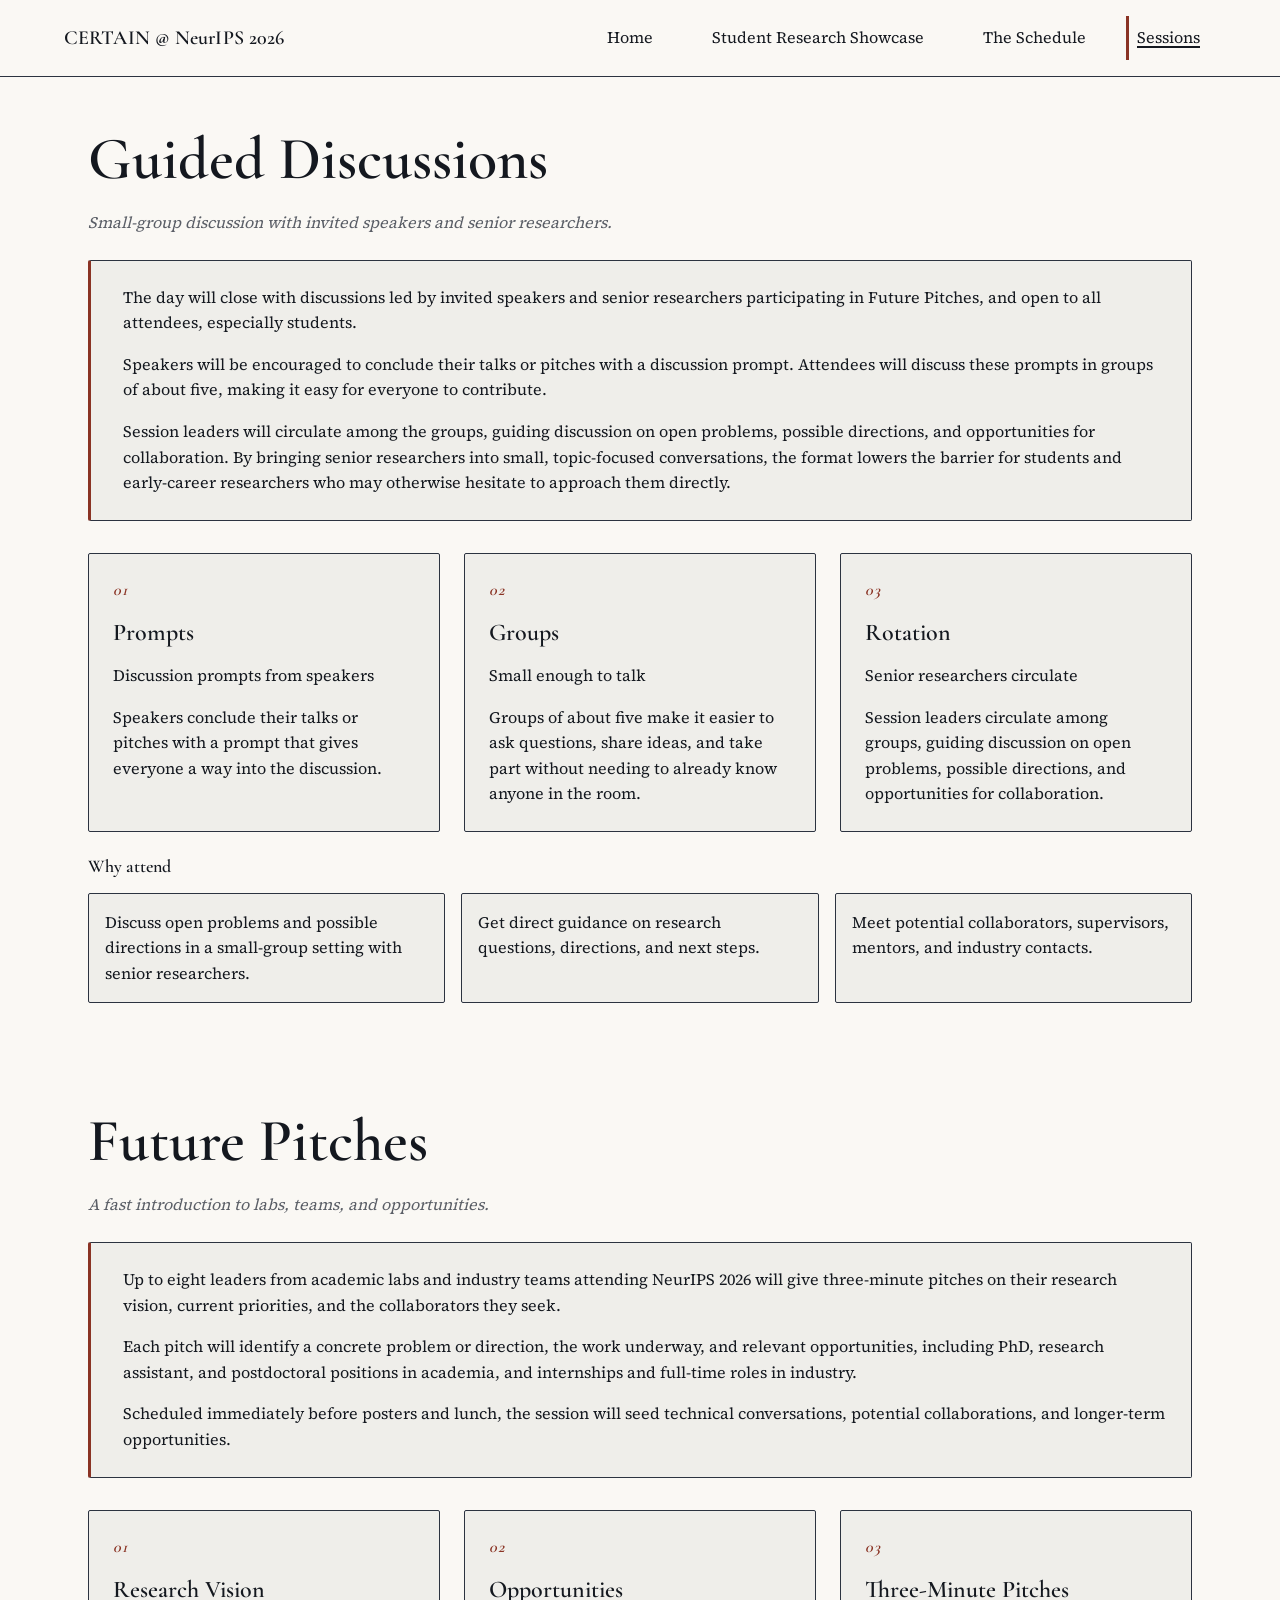
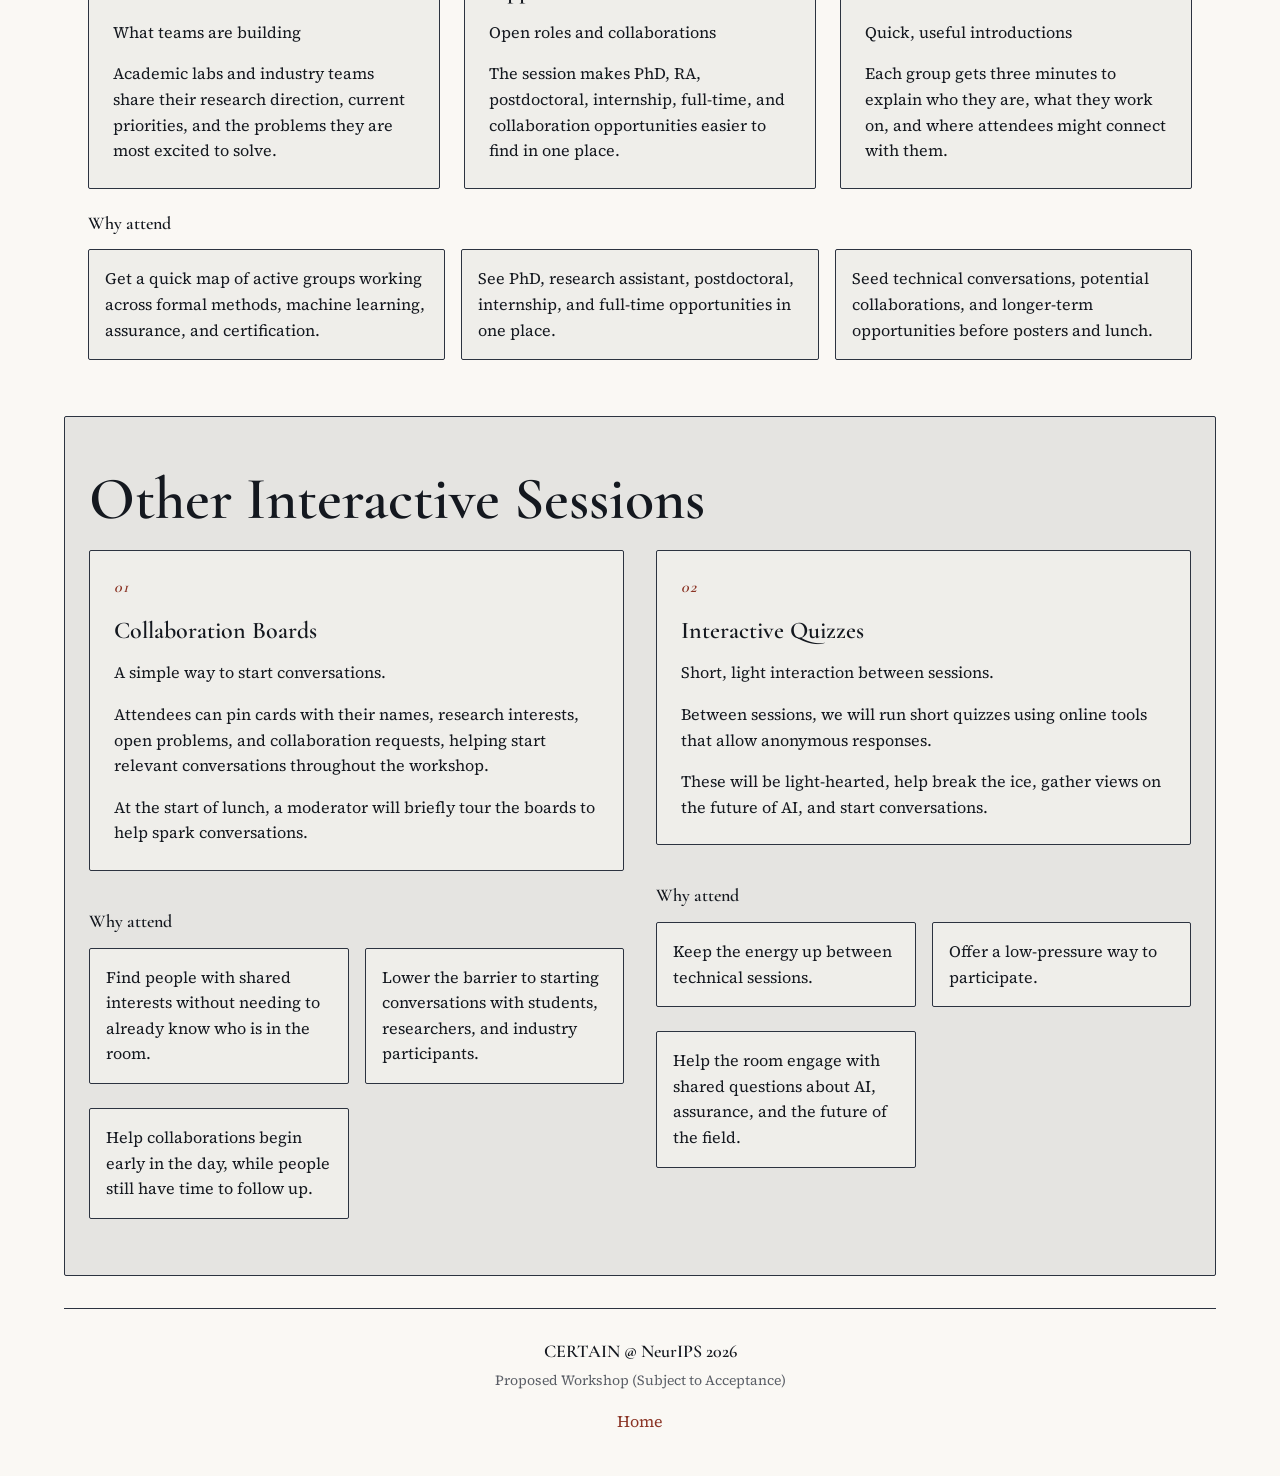
<file: sessions.html>
<!doctype html>
<html lang="en">
 <head>
 <meta charset="utf-8">
 <meta name="viewport" content="width=device-width, initial-scale=1">
 <meta name="color-scheme" content="light dark">
 <title>Interactive Sessions · CERTAIN @ NeurIPS 2026</title>
 <link rel="stylesheet" href="css/site.css">

 <!-- Description & robots -->
 <meta name="description" content="Guided Discussions, Future Pitches, Collaboration Boards, and interactive quizzes connect attendees throughout the day.">
 <meta name="robots" content="index, follow">
 <meta name="theme-color" content="#faf8f4">
 <link rel="canonical" href="https://certain-2026.github.io/sessions.html">

 <!-- Open Graph -->
 <meta property="og:type" content="website">
 <meta property="og:site_name" content="CERTAIN @ NeurIPS 2026">
 <meta property="og:title" content="Interactive Sessions · CERTAIN @ NeurIPS 2026">
 <meta property="og:description" content="Guided Discussions, Future Pitches, Collaboration Boards, and interactive quizzes connect attendees throughout the day.">
 <meta property="og:url" content="https://certain-2026.github.io/sessions.html">
 <meta property="og:image" content="https://certain-2026.github.io/img/og-card-1200x630.png">
 <meta property="og:image:width" content="1200">
 <meta property="og:image:height" content="630">
 <meta property="og:image:alt" content="CERTAIN @ NeurIPS 2026 — workshop on certification, trust, and assurance in intelligent systems">

 <!-- Twitter / X -->
 <meta name="twitter:card" content="summary_large_image">
 <meta name="twitter:title" content="Interactive Sessions · CERTAIN @ NeurIPS 2026">
 <meta name="twitter:description" content="Guided Discussions, Future Pitches, Collaboration Boards, and interactive quizzes connect attendees throughout the day.">
 <meta name="twitter:image" content="https://certain-2026.github.io/img/og-card-1200x630.png">

 <link rel="preload" href="fonts/cormorant-garamond.woff2" as="font" type="font/woff2" crossorigin>
 <link rel="icon" href="img/favicon.svg">
 </head>
 <body>
 <a class="skip-link" href="#main">Skip to main content</a>
 <header class="site-header">
 <nav class="site-nav" aria-label="Primary">
 <a class="site-nav__brand" href="index.html">CERTAIN @ NeurIPS 2026</a>
 <button class="site-nav__toggle" type="button" aria-expanded="false" aria-controls="site-nav-list" aria-label="Open navigation menu"><span class="hamburger" aria-hidden="true"></span></button>
 <ul id="site-nav-list" class="site-nav__list" data-open="false">
 <li><a href="index.html">Home</a></li>
 <li><a href="students.html">Student Research Showcase</a></li>
 <li><a href="schedule.html">The Schedule</a></li>
 <li><a href="sessions.html" aria-current="page">Sessions</a></li>
 </ul>
 </nav>
 </header>
 <main id="main">

 <!-- Guided Discussions -->
 <section id="guided-discussions" class="section" aria-labelledby="discussions-heading">
 <h1 id="discussions-heading">Guided Discussions</h1>
 <p class="section__subtitle">Small-group discussion with invited speakers and senior researchers.</p>
 <div class="section__body">
 <div class="session-intro">
 <p>The day will close with discussions led by invited speakers and senior researchers participating in Future Pitches, and open to all attendees, especially students.</p>
 <p>Speakers will be encouraged to conclude their talks or pitches with a discussion prompt. Attendees will discuss these prompts in groups of about five, making it easy for everyone to contribute.</p>
 <p>Session leaders will circulate among the groups, guiding discussion on open problems, possible directions, and opportunities for collaboration. By bringing senior researchers into small, topic-focused conversations, the format lowers the barrier for students and early-career researchers who may otherwise hesitate to approach them directly.</p>
 </div>

 <ol class="format-grid">
 <li>
 <div class="format-card format-card--static">
 <span class="format-card__num" aria-hidden="true">01</span>
 <h3 class="format-card__title">Prompts</h3>
 <p class="format-card__body"><strong>Discussion prompts from speakers</strong></p>
 <p class="format-card__body">Speakers conclude their talks or pitches with a prompt that gives everyone a way into the discussion.</p>
 </div>
 </li>
 <li>
 <div class="format-card format-card--static">
 <span class="format-card__num" aria-hidden="true">02</span>
 <h3 class="format-card__title">Groups</h3>
 <p class="format-card__body"><strong>Small enough to talk</strong></p>
 <p class="format-card__body">Groups of about five make it easier to ask questions, share ideas, and take part without needing to already know anyone in the room.</p>
 </div>
 </li>
 <li>
 <div class="format-card format-card--static">
 <span class="format-card__num" aria-hidden="true">03</span>
 <h3 class="format-card__title">Rotation</h3>
 <p class="format-card__body"><strong>Senior researchers circulate</strong></p>
 <p class="format-card__body">Session leaders circulate among groups, guiding discussion on open problems, possible directions, and opportunities for collaboration.</p>
 </div>
 </li>
 </ol>

 <div class="why-attend">
 <h3>Why attend</h3>
 <ul class="why-attend__list">
 <li>Discuss open problems and possible directions in a small-group setting with senior researchers.</li>
 <li>Get direct guidance on research questions, directions, and next steps.</li>
 <li>Meet potential collaborators, supervisors, mentors, and industry contacts.</li>
 </ul>
 </div>
 </div>
 </section>

 <!-- Future Pitches -->
 <section id="future-pitches" class="section" aria-labelledby="fyft-heading">
 <h1 id="fyft-heading">Future Pitches</h1>
 <p class="section__subtitle">A fast introduction to labs, teams, and opportunities.</p>
 <div class="section__body">
 <div class="session-intro">
 <p>Up to eight leaders from academic labs and industry teams attending NeurIPS 2026 will give three-minute pitches on their research vision, current priorities, and the collaborators they seek.</p>
 <p>Each pitch will identify a concrete problem or direction, the work underway, and relevant opportunities, including PhD, research assistant, and postdoctoral positions in academia, and internships and full-time roles in industry.</p>
 <p>Scheduled immediately before posters and lunch, the session will seed technical conversations, potential collaborations, and longer-term opportunities.</p>
 </div>

 <ol class="format-grid">
 <li>
 <div class="format-card format-card--static">
 <span class="format-card__num" aria-hidden="true">01</span>
 <h3 class="format-card__title">Research Vision</h3>
 <p class="format-card__body"><strong>What teams are building</strong></p>
 <p class="format-card__body">Academic labs and industry teams share their research direction, current priorities, and the problems they are most excited to solve.</p>
 </div>
 </li>
 <li>
 <div class="format-card format-card--static">
 <span class="format-card__num" aria-hidden="true">02</span>
 <h3 class="format-card__title">Opportunities</h3>
 <p class="format-card__body"><strong>Open roles and collaborations</strong></p>
 <p class="format-card__body">The session makes PhD, RA, postdoctoral, internship, full-time, and collaboration opportunities easier to find in one place.</p>
 </div>
 </li>
 <li>
 <div class="format-card format-card--static">
 <span class="format-card__num" aria-hidden="true">03</span>
 <h3 class="format-card__title">Three-Minute Pitches</h3>
 <p class="format-card__body"><strong>Quick, useful introductions</strong></p>
 <p class="format-card__body">Each group gets three minutes to explain who they are, what they work on, and where attendees might connect with them.</p>
 </div>
 </li>
 </ol>

 <div class="why-attend">
 <h3>Why attend</h3>
 <ul class="why-attend__list">
 <li>Get a quick map of active groups working across formal methods, machine learning, assurance, and certification.</li>
 <li>See PhD, research assistant, postdoctoral, internship, and full-time opportunities in one place.</li>
 <li>Seed technical conversations, potential collaborations, and longer-term opportunities before posters and lunch.</li>
 </ul>
 </div>
 </div>
 </section>

 <!-- Other Interactive Sessions -->
 <section id="other-sessions" class="section" aria-labelledby="other-sessions-heading">
 <h1 id="other-sessions-heading">Other Interactive Sessions</h1>
 <div class="section__body">
 <div class="schedule-columns">
 <div class="session-card">
 <div class="format-card format-card--static">
 <span class="format-card__num" aria-hidden="true">01</span>
 <h3 class="format-card__title">Collaboration Boards</h3>
 <p class="format-card__body"><strong>A simple way to start conversations.</strong></p>
 <p class="format-card__body">Attendees can pin cards with their names, research interests, open problems, and collaboration requests, helping start relevant conversations throughout the workshop.</p>
 <p class="format-card__body">At the start of lunch, a moderator will briefly tour the boards to help spark conversations.</p>
 </div>
 <div class="why-attend">
 <h4>Why attend</h4>
 <ul class="why-attend__list">
 <li>Find people with shared interests without needing to already know who is in the room.</li>
 <li>Lower the barrier to starting conversations with students, researchers, and industry participants.</li>
 <li>Help collaborations begin early in the day, while people still have time to follow up.</li>
 </ul>
 </div>
 </div>
 <div class="session-card">
 <div class="format-card format-card--static">
 <span class="format-card__num" aria-hidden="true">02</span>
 <h3 class="format-card__title">Interactive Quizzes</h3>
 <p class="format-card__body"><strong>Short, light interaction between sessions.</strong></p>
 <p class="format-card__body">Between sessions, we will run short quizzes using online tools that allow anonymous responses.</p>
 <p class="format-card__body">These will be light-hearted, help break the ice, gather views on the future of AI, and start conversations.</p>
 </div>
 <div class="why-attend">
 <h4>Why attend</h4>
 <ul class="why-attend__list">
 <li>Keep the energy up between technical sessions.</li>
 <li>Offer a low-pressure way to participate.</li>
 <li>Help the room engage with shared questions about AI, assurance, and the future of the field.</li>
 </ul>
 </div>
 </div>
 </div>
 </div>
 </section>

 </main>
 <footer class="site-footer">
 <p class="site-footer__name">CERTAIN @ NeurIPS 2026</p>
 <p class="site-footer__status">Proposed Workshop (Subject to Acceptance)</p>
 <p class="site-footer__home"><a href="index.html">Home</a></p>
 </footer>
 <script src="js/nav.js" defer></script>
 </body>
</html>
</file>
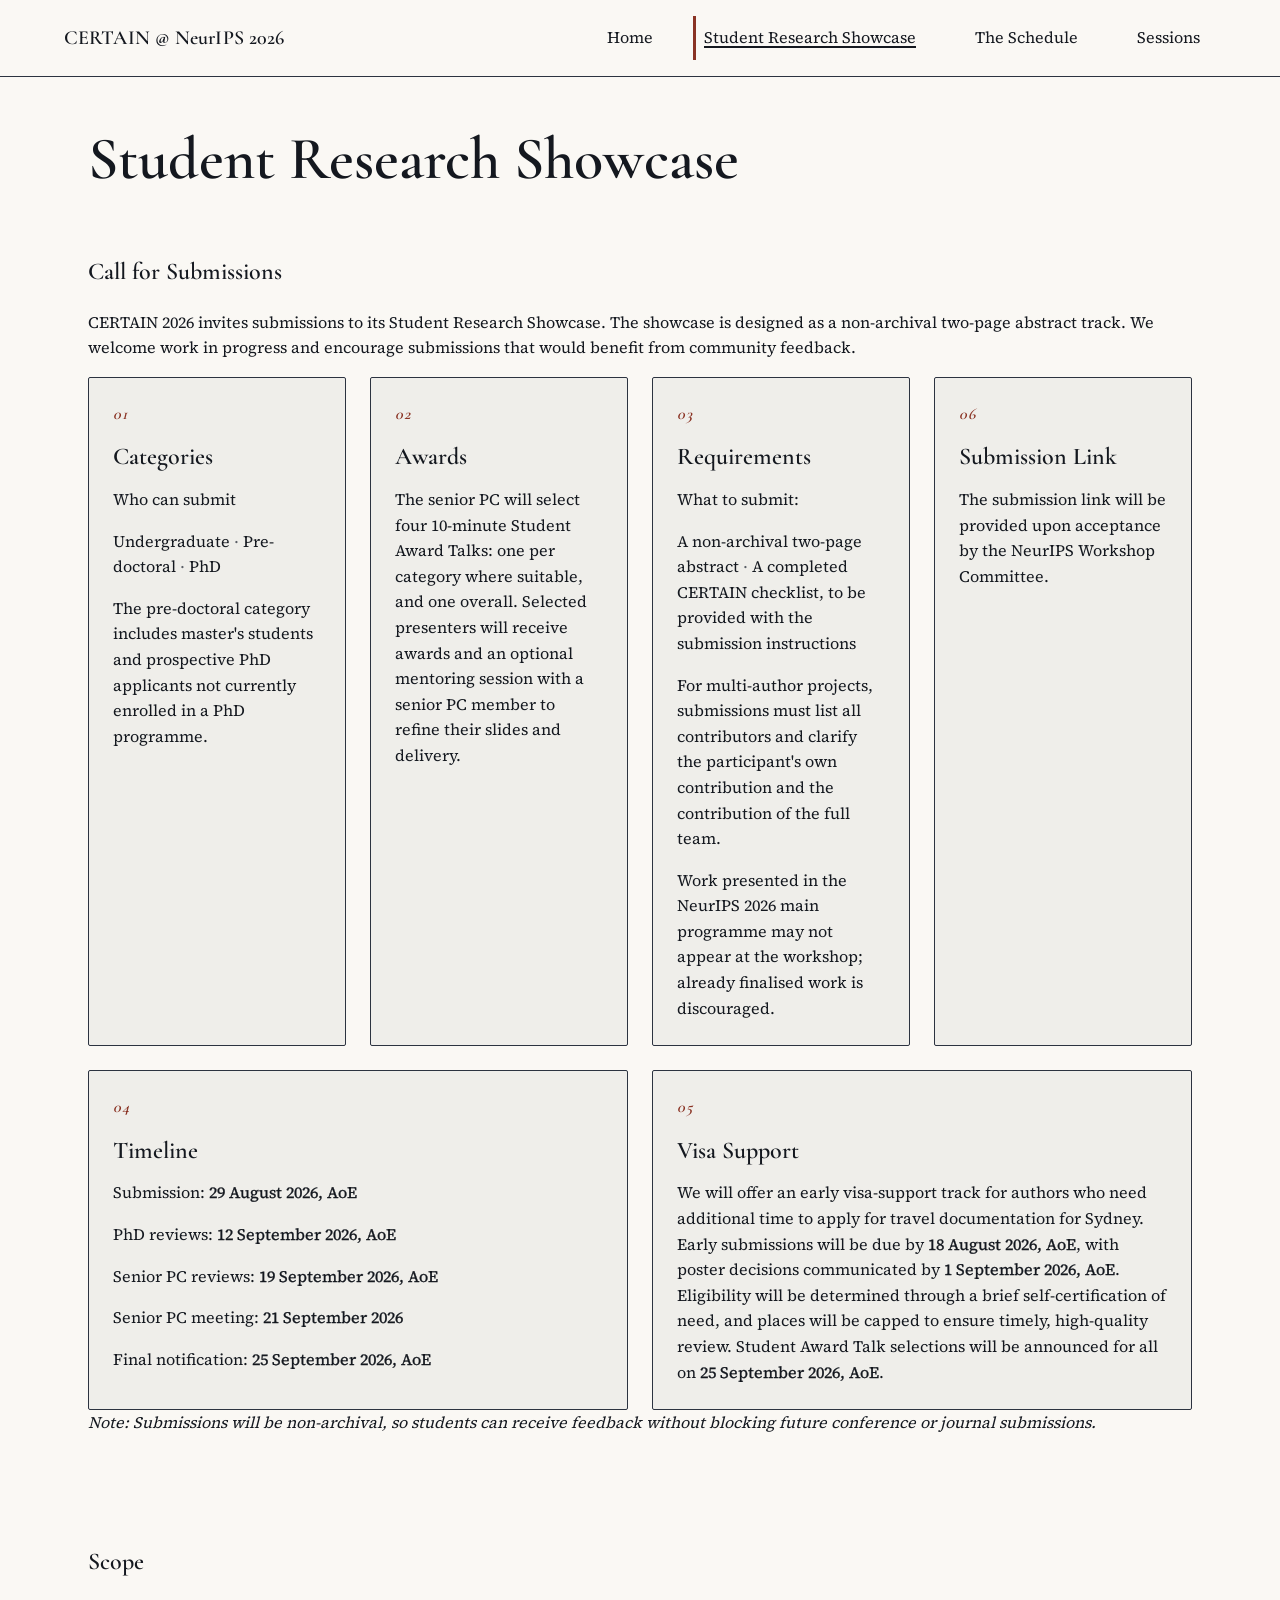
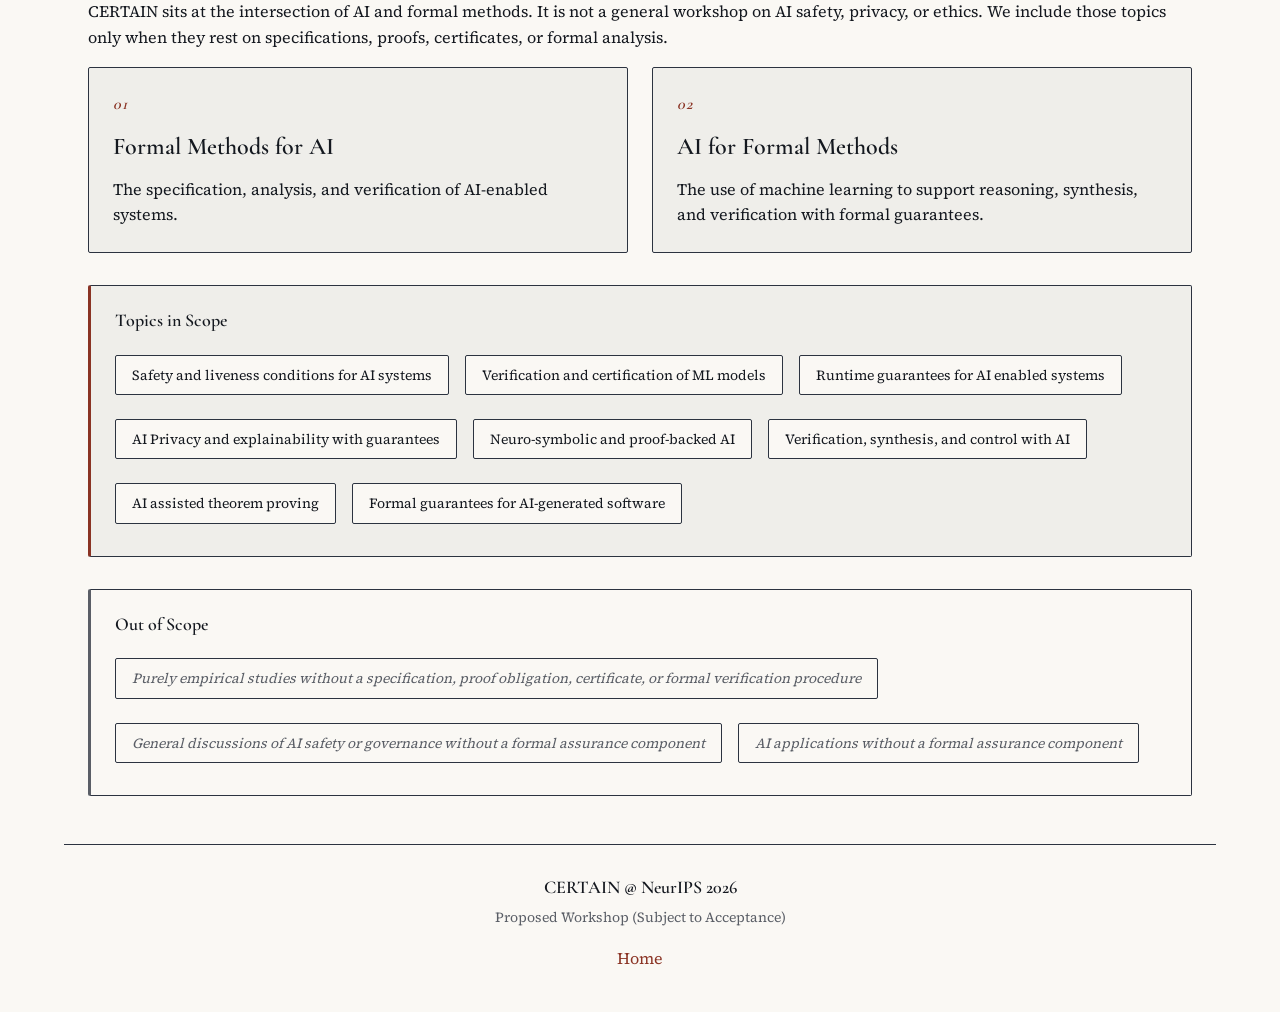
<file: students.html>
<!doctype html>
<html lang="en">
 <head>
 <meta charset="utf-8">
 <meta name="viewport" content="width=device-width, initial-scale=1">
 <meta name="color-scheme" content="light dark">
 <title>Student Research Showcase · CERTAIN @ NeurIPS 2026</title>
 <link rel="stylesheet" href="css/site.css">

 <!-- Description & robots -->
 <meta name="description" content="Two-page abstract track for student research at the intersection of AI and formal methods. Posters, spotlights, and awards.">
 <meta name="robots" content="index, follow">
 <meta name="theme-color" content="#faf8f4">
 <link rel="canonical" href="https://certain-2026.github.io/students.html">

 <!-- Open Graph -->
 <meta property="og:type" content="website">
 <meta property="og:site_name" content="CERTAIN @ NeurIPS 2026">
 <meta property="og:title" content="Student Research Showcase · CERTAIN @ NeurIPS 2026">
 <meta property="og:description" content="Two-page abstract track for student research at the intersection of AI and formal methods. Posters, spotlights, and awards.">
 <meta property="og:url" content="https://certain-2026.github.io/students.html">
 <meta property="og:image" content="https://certain-2026.github.io/img/og-card-1200x630.png">
 <meta property="og:image:width" content="1200">
 <meta property="og:image:height" content="630">
 <meta property="og:image:alt" content="CERTAIN @ NeurIPS 2026 — workshop on certification, trust, and assurance in intelligent systems">

 <!-- Twitter / X -->
 <meta name="twitter:card" content="summary_large_image">
 <meta name="twitter:title" content="Student Research Showcase · CERTAIN @ NeurIPS 2026">
 <meta name="twitter:description" content="Two-page abstract track for student research at the intersection of AI and formal methods. Posters, spotlights, and awards.">
 <meta name="twitter:image" content="https://certain-2026.github.io/img/og-card-1200x630.png">

 <link rel="preload" href="fonts/cormorant-garamond.woff2" as="font" type="font/woff2" crossorigin>
 <link rel="icon" href="img/favicon.svg">
 </head>
 <body>
 <a class="skip-link" href="#main">Skip to main content</a>
 <header class="site-header">
 <nav class="site-nav" aria-label="Primary">
 <a class="site-nav__brand" href="index.html">CERTAIN @ NeurIPS 2026</a>
 <button class="site-nav__toggle" type="button" aria-expanded="false" aria-controls="site-nav-list" aria-label="Open navigation menu"><span class="hamburger" aria-hidden="true"></span></button>
 <ul id="site-nav-list" class="site-nav__list" data-open="false">
 <li><a href="index.html">Home</a></li>
 <li><a href="students.html" aria-current="page">Student Research Showcase</a></li>
 <li><a href="schedule.html">The Schedule</a></li>
 <li><a href="sessions.html">Sessions</a></li>
 </ul>
 </nav>
 </header>
 <main id="main">
 <section id="student-research-showcase" class="section" aria-labelledby="student-research-showcase-heading">
 <h1 id="student-research-showcase-heading">Student Research Showcase</h1>
 </section>

 <section id="call-for-submissions" class="section" aria-labelledby="call-heading">
 <h2 id="call-heading" class="section__heading">Call for Submissions</h2>
 <div class="section__body">
 <p>CERTAIN 2026 invites submissions to its Student Research Showcase. The showcase is designed as a non-archival two-page abstract track. We welcome work in progress and encourage submissions that would benefit from community feedback.</p>

 <ol class="format-grid format-grid--submissions">
 <li>
 <div class="format-card format-card--static">
 <span class="format-card__num" aria-hidden="true">01</span>
 <h3 class="format-card__title">Categories</h3>
 <p class="format-card__body">Who can submit</p>
 <ul class="format-card__tags">
 <li>Undergraduate</li>
 <li>Pre-doctoral</li>
 <li>PhD</li>
 </ul>
 <p class="format-card__body">The pre-doctoral category includes master's students and prospective PhD applicants not currently enrolled in a PhD programme.</p>
 </div>
 </li>
 <li>
 <div class="format-card format-card--static">
 <span class="format-card__num" aria-hidden="true">02</span>
 <h3 class="format-card__title">Awards</h3>
 <p class="format-card__body">The senior PC will select four 10-minute Student Award Talks: one per category where suitable, and one overall. Selected presenters will receive awards and an optional mentoring session with a senior PC member to refine their slides and delivery.</p>
 </div>
 </li>
 <li>
 <div class="format-card format-card--static">
 <span class="format-card__num" aria-hidden="true">03</span>
 <h3 class="format-card__title">Requirements</h3>
 <p class="format-card__body">What to submit:</p>
 <ul class="format-card__tags">
 <li>A non-archival two-page abstract</li>
 <li>A completed CERTAIN checklist, to be provided with the submission instructions</li>
 </ul>
 <p class="format-card__body">For multi-author projects, submissions must list all contributors and clarify the participant's own contribution and the contribution of the full team.</p>
 <p class="format-card__body">Work presented in the NeurIPS 2026 main programme may not appear at the workshop; already finalised work is discouraged.</p>
 </div>
 </li>
 <li>
 <div class="format-card format-card--static">
 <span class="format-card__num" aria-hidden="true">04</span>
 <h3 class="format-card__title">Timeline</h3>
 <p class="format-card__body">Submission: <strong>29 August 2026, AoE</strong></p>
 <p class="format-card__body">PhD reviews: <strong>12 September 2026, AoE</strong></p>
 <p class="format-card__body">Senior PC reviews: <strong>19 September 2026, AoE</strong></p>
 <p class="format-card__body">Senior PC meeting: <strong>21 September 2026</strong></p>
 <p class="format-card__body">Final notification: <strong>25 September 2026, AoE</strong></p>
 </div>
 </li>
 <li>
 <div class="format-card format-card--static">
 <span class="format-card__num" aria-hidden="true">05</span>
 <h3 class="format-card__title">Visa Support</h3>
 <p class="format-card__body">We will offer an early visa-support track for authors who need additional time to apply for travel documentation for Sydney. Early submissions will be due by <strong>18 August 2026, AoE</strong>, with poster decisions communicated by <strong>1 September 2026, AoE</strong>. Eligibility will be determined through a brief self-certification of need, and places will be capped to ensure timely, high-quality review. Student Award Talk selections will be announced for all on <strong>25 September 2026, AoE</strong>.</p>
 </div>
 </li>
 <li>
 <div class="format-card format-card--static">
 <span class="format-card__num" aria-hidden="true">06</span>
 <h3 class="format-card__title">Submission Link</h3>
 <p class="format-card__body">The submission link will be provided upon acceptance by the NeurIPS Workshop Committee.</p>
 </div>
 </li>
 </ol>

 <p><em>Note: Submissions will be non-archival, so students can receive feedback without blocking future conference or journal submissions.</em></p>
 </div>
 </section>

 <section id="scope" class="section" aria-labelledby="scope-heading">
 <h2 id="scope-heading" class="section__heading">Scope</h2>
 <div class="section__body">
 <p>CERTAIN sits at the intersection of AI and formal methods. It is not a general workshop on AI safety, privacy, or ethics. We include those topics only when they rest on specifications, proofs, certificates, or formal analysis.</p>

 <ol class="format-grid">
 <li>
 <div class="format-card format-card--static">
 <span class="format-card__num" aria-hidden="true">01</span>
 <h3 class="format-card__title">Formal Methods for AI</h3>
 <p class="format-card__body">The specification, analysis, and verification of AI-enabled systems.</p>
 </div>
 </li>
 <li>
 <div class="format-card format-card--static">
 <span class="format-card__num" aria-hidden="true">02</span>
 <h3 class="format-card__title">AI for Formal Methods</h3>
 <p class="format-card__body">The use of machine learning to support reasoning, synthesis, and verification with formal guarantees.</p>
 </div>
 </li>
 </ol>

 <div class="scope-block scope-block--in">
 <h3 class="scope-block__heading">Topics in Scope</h3>
 <ul class="scope-tags">
 <li>Safety and liveness conditions for AI systems</li>
 <li>Verification and certification of ML models</li>
 <li>Runtime guarantees for AI enabled systems</li>
 <li>AI Privacy and explainability with guarantees</li>
 <li>Neuro-symbolic and proof-backed AI</li>
 <li>Verification, synthesis, and control with AI</li>
 <li>AI assisted theorem proving</li>
 <li>Formal guarantees for AI-generated software</li>
 </ul>
 </div>

 <div class="scope-block scope-block--out">
 <h3 class="scope-block__heading">Out of Scope</h3>
 <ul class="scope-tags scope-tags--out">
 <li>Purely empirical studies without a specification, proof obligation, certificate, or formal verification procedure</li>
 <li>General discussions of AI safety or governance without a formal assurance component</li>
 <li>AI applications without a formal assurance component</li>
 </ul>
 </div>
 </div>
 </section>
 </main>
 <footer class="site-footer">
 <p class="site-footer__name">CERTAIN @ NeurIPS 2026</p>
 <p class="site-footer__status">Proposed Workshop (Subject to Acceptance)</p>
 <p class="site-footer__home"><a href="index.html">Home</a></p>
 </footer>
 <script src="js/nav.js" defer></script>
 </body>
</html>
</file>
<file: css/site.css>
/* ============================================================================
 * css/site.css
 * CERTAIN @ NeurIPS 2026 workshop website
 * Layered, hand-written stylesheet:
 *   1. Reset & base
 *   2. Custom properties (design tokens)
 *   3. @font-face declarations
 *   4. Typography base
 *   5. Reduced-motion override
 *   6+ Components, layout, and utility rules
 * ========================================================================== */


/* ---------------------------------------------------------------------------
 * 1. Minimal CSS reset
 * ------------------------------------------------------------------------- */

*,
*::before,
*::after {
 box-sizing: border-box;
}

body {
 margin: 0;
}

img,
picture,
video,
svg {
 max-width: 100%;
 height: auto;
 display: block;
}


/* ---------------------------------------------------------------------------
 * 2. Design tokens
 * Five named palette colours, an 8-px spacing scale, a typographic scale,
 * and three font families. These tokens are the single source of truth for
 * every component layer that follows.
 * ------------------------------------------------------------------------- */

:root {
 /* -- Colour palette: exactly five named colours --------------------------
 * Pure black and pure white are intentionally excluded; foreground/
 * background pairings using these tokens satisfy WCAG AA contrast
 * thresholds (see the design notes "Colour palette compliance with WCAG AA"). */
 --c-ink: #14181f; /* primary text */
 --c-paper: #faf8f4; /* page background, off-white */
 --c-rule: #2c3340; /* lines, dividers, focus ring */
 --c-accent: #8a3324; /* deep oxblood: links, active state */
 --c-mute: #5a5e66; /* secondary text, captions (≥4.5:1 on paper-2) */

 /* -- Spacing scale: 8 px base unit ---------------------------- */
 --space-1: 0.5rem; /* 8 px */
 --space-2: 1rem; /* 16 px */
 --space-3: 1.5rem; /* 24 px */
 --space-4: 2rem; /* 32 px */
 --space-6: 3rem; /* 48 px */
 --space-8: 4rem; /* 64 px */
 --space-12: 6rem; /* 96 px */

 /* -- Type scale ---------------------------------------- */
 --fs-base: 1rem; /* 16 px — body text, never below the 16 px floor */
 --fs-small: 0.875rem; /* 14 px — captions, secondary text */
 --fs-h3: 1.125rem; /* 18 px — person names, sub-headings */
 --fs-h2: 1.5rem; /* 24 px — section headings */
 --fs-h1: clamp(1.5rem, 4vw + 1rem, 3.75rem); /* fluid hero scale */

 --lh-body: 1.6; /* body line-height */
 --lh-display: 1.15; /* tight display line-height */

 /* -- Measure: maximum prose line length ----------------------
 * 70ch ≤ 80ch satisfies the 80-character cap at desktop. */
 --measure: 70ch;

 /* -- Font families (three typefaces total) -------------- */
 --ff-display: "Cormorant Garamond", "EB Garamond", Georgia, serif;
 --ff-text: "Source Serif 4", Georgia, serif;
 --ff-mono: ui-monospace, "SFMono-Regular", Menlo, monospace;
}


/* ---------------------------------------------------------------------------
 * 3. @font-face declarations
 * All three faces are self-hosted under fonts/ and use `font-display: swap`
 * so text remains readable during font load. URLs are repository-relative
 * (no leading slash, no absolute origin).
 * The .woff2 binaries land in fonts/:
 * - fonts/cormorant-garamond.woff2 (Cormorant Garamond, OFL)
 * - fonts/source-serif-4.woff2 (Source Serif 4, OFL)
 * - fonts/jetbrains-mono.woff2 (JetBrains Mono, OFL)
 * ------------------------------------------------------------------------- */

@font-face {
 font-family: "Cormorant Garamond";
 src: url("../fonts/cormorant-garamond.woff2") format("woff2");
 font-weight: 400 700;
 font-style: normal;
 font-display: swap;
}

@font-face {
 font-family: "Source Serif 4";
 src: url("../fonts/source-serif-4.woff2") format("woff2");
 font-weight: 400 700;
 font-style: normal;
 font-display: swap;
}

@font-face {
 font-family: "JetBrains Mono";
 src: url("../fonts/jetbrains-mono.woff2") format("woff2");
 font-weight: 400 700;
 font-style: normal;
 font-display: swap;
}


/* ---------------------------------------------------------------------------
 * 4. Typography base
 * Body text resolves to ≥ 16 CSS pixels at every breakpoint; prose blocks
 * honour the --measure cap on desktop.
 * ------------------------------------------------------------------------- */

html {
 font-size: 100%;
 -webkit-text-size-adjust: 100%;
}

body {
 font-family: var(--ff-text);
 font-size: var(--fs-base);
 line-height: var(--lh-body);
 color: var(--c-ink);
 background-color: var(--c-paper);
 -webkit-font-smoothing: antialiased;
 text-rendering: optimizeLegibility;
}

h1,
h2,
h3,
h4,
h5,
h6 {
 font-family: var(--ff-display);
 font-weight: 600;
 line-height: var(--lh-display);
 color: var(--c-ink);
 margin: 0 0 var(--space-2);
}

h1 { font-size: var(--fs-h1); }
h2 { font-size: var(--fs-h2); }
h3 { font-size: var(--fs-h3); }
h4 { font-size: var(--fs-base); }
h5 { font-size: var(--fs-small); }
h6 { font-size: var(--fs-small); }

p,
ul,
ol,
blockquote {
 margin: 0 0 var(--space-2);
}

li {
 margin-bottom: var(--space-1);
}

a {
 color: var(--c-accent);
 text-decoration-thickness: 0.08em;
 text-underline-offset: 0.15em;
}

a:hover,
a:focus-visible {
 text-decoration-thickness: 0.12em;
}

small,
.text-small {
 font-size: var(--fs-small);
 color: var(--c-mute);
}

code,
kbd,
samp,
pre {
 font-family: var(--ff-mono);
 font-size: 0.95em;
}

/* Prose-measure cap removed — all content uses the full container width. */


/* ---------------------------------------------------------------------------
 * 5. Reduced-motion override
 * Users who prefer reduced motion get decorative animations disabled and
 * transitions reduced to effectively zero. Functional motion (e.g., the
 * mobile-nav panel) still completes within the 300 ms / 200 ms budgets in
 * and 7.8 because those are scripted state changes, not CSS
 * keyframe loops.
 * ------------------------------------------------------------------------- */

@media (prefers-reduced-motion: reduce) {
 *,
 *::before,
 *::after {
 animation-duration: 0.01ms !important;
 animation-iteration-count: 1 !important;
 animation-delay: 0ms !important;
 transition-duration: 0.01ms !important;
 transition-delay: 0ms !important;
 scroll-behavior: auto !important;
 }
}


/* ---------------------------------------------------------------------------
 * 6. Site header & primary navigation
 * Implements the SiteHeader / SiteNav / MobileNavToggle components from
 * the design notes. The HTML markup canon lives in every page (see 404.html);
 * this section styles it at all breakpoints.
 * Layout strategy:
 * - Desktop (≥ 769 px) : single-row flex; brand left, link list right;
 * hamburger toggle hidden.
 * - Mobile (≤ 768 px) : hamburger toggle visible; link list hidden by
 * default; revealed when JS sets data-open="true".
 * No-JS fallback: a CSS `:target` rule reveals the panel when the page
 * fragment is `#site-nav-list`, so users without JavaScript can still
 * deep-link directly into the open-menu state. Close-on-outside-click,
 * close-on-Escape, and resize-reset behaviours require JS .
 * Active state (`aria-current="page"`) uses three non-colour cues that
 * survive a greyscale render: bold weight, underline, and
 * a left-border accent with matching padding.
 * ------------------------------------------------------------------------- */

/* --- Global focus indicator -------------------------------------
 * Drawn in --c-rule against --c-paper at a 12.4 : 1 contrast ratio, well
 * above WCAG AA's 3 : 1 threshold for non-text contrast. Applied globally
 * here so SiteNav, SkipLink, in-page anchors, and footer links all share
 * one indicator. */
:focus-visible {
 outline: 3px solid var(--c-rule);
 outline-offset: 2px;
}

/* --- Header band ---------------------------------------------------------- */
.site-header {
 background-color: var(--c-paper);
 border-bottom: 1px solid var(--c-rule);
 padding-block: var(--space-2);
 padding-inline: var(--space-3);
}

/* --- Nav container -------------------------------------------------------- */
.site-nav {
 display: flex;
 flex-wrap: wrap;
 align-items: center;
 justify-content: space-between;
 gap: var(--space-2);
 max-width: 72rem;
 margin-inline: auto;
}

/* --- Brand ---------------------------------------------------------------- */
.site-nav__brand {
 font-family: var(--ff-display);
 font-size: 1.25rem; /* 20 px — larger than the 16 px body base */
 font-weight: 600;
 line-height: var(--lh-display);
 color: var(--c-ink);
 text-decoration: none;
 letter-spacing: 0.005em;
}

.site-nav__brand:hover,
.site-nav__brand:focus-visible {
 text-decoration: underline;
 text-decoration-thickness: 0.08em;
 text-underline-offset: 0.2em;
}

/* --- Mobile toggle button -------------------------------------------------
 * Hidden by default on desktop; shown at the mobile breakpoint below. The
 * 44 × 44 minimums satisfy. The hamburger glyph is rendered with
 * pure CSS (no SVG, no extra HTTP request) using a centred 2-px bar plus
 * two pseudo-element bars 7 px above and below it. */
.site-nav__toggle {
 display: none;
 align-items: center;
 justify-content: center;
 min-block-size: 44px;
 min-inline-size: 44px;
 padding: var(--space-1);
 background: transparent;
 border: 1px solid var(--c-rule);
 border-radius: 4px;
 color: var(--c-ink);
 cursor: pointer;
}

.site-nav__toggle:hover {
 background-color: rgba(44, 51, 64, 0.06); /* --c-rule @ 6 % */
}

.hamburger,
.hamburger::before,
.hamburger::after {
 display: block;
 width: 22px;
 height: 2px;
 background-color: currentColor;
 border-radius: 1px;
}

.hamburger {
 position: relative;
}

.hamburger::before,
.hamburger::after {
 content: "";
 position: absolute;
 inset-inline-start: 0;
}

.hamburger::before { inset-block-start: -7px; }
.hamburger::after { inset-block-start: 7px; }

/* --- Link list ------------------------------------------------------------ */
.site-nav__list {
 list-style: none;
 margin: 0;
 padding: 0;
 display: flex;
 flex-wrap: wrap;
 gap: var(--space-3);
}

.site-nav__list li {
 margin: 0;
}

.site-nav__list a {
 display: inline-flex;
 align-items: center;
 min-block-size: 44px;
 min-inline-size: 44px;
 padding: var(--space-1) var(--space-2);
 color: var(--c-ink);
 text-decoration: none;
 font-family: var(--ff-text);
 font-size: var(--fs-base);
 line-height: var(--lh-body);
 border-left: 3px solid transparent; /* reserves the active-state slot */
}

.site-nav__list a:hover {
 text-decoration: underline;
 text-decoration-thickness: 0.08em;
 text-underline-offset: 0.2em;
}

/* --- Active page state -------------------------------------
 * Three non-colour cues stack so the active link remains distinguishable
 * even when the page is rendered in greyscale:
 * 1. font-weight: 700 (bold)
 * 2. text-decoration: underline
 * 3. border-left accent + padding-left offset
 * The accent colour (--c-accent) is decorative only; the three cues above
 * carry the meaning. */
.site-nav__list a[aria-current="page"] {
 font-weight: 700;
 text-decoration: underline;
 text-decoration-thickness: 0.1em;
 text-underline-offset: 0.2em;
 border-left: 3px solid var(--c-accent);
 padding-left: var(--space-1);
}

/* ---------------------------------------------------------------------------
 * Mobile breakpoint — viewports ≤ 768 px
 * The toggle button appears, the link list collapses to a hidden panel
 * by default, and either JS (data-open="true") or the :target fallback
 * expands it. Touch targets retain the 44 × 44 minimum and gain ≥ 8 px
 * of vertical separation.
 * ------------------------------------------------------------------------- */

@media (max-width: 768px) {
 .site-nav {
 /* Brand and toggle on the first row; the panel takes the full second
 * row when expanded. */
 flex-wrap: wrap;
 }

 .site-nav__toggle {
 display: inline-flex;
 order: 2;
 }

 .site-nav__brand {
 order: 1;
 flex: 1 1 auto;
 }

 /* Collapsed by default: removed from the layout entirely so the header
 * stays a single row and screen readers don't traverse the hidden links
 * unexpectedly. */
 .site-nav__list {
 order: 3;
 flex-basis: 100%;
 flex-direction: column;
 gap: var(--space-1);
 margin-block-start: var(--space-2);
 display: none;
 }

 /* Open via JS: data-open is flipped by js/nav.js. */
 .site-nav__list[data-open="true"] {
 display: flex;
 }

 /* No-JS fallback: deep-linking to #site-nav-list reveals the panel.
 * Without JS, close-on-outside-click and Escape don't apply, but the
 * menu can at least be opened via a fragment URL. */
 .site-nav__list:target {
 display: flex;
 }

 .site-nav__list a {
 /* Full-width tap targets on mobile so the entire row is hittable. */
 width: 100%;
 min-block-size: 44px;
 padding-block: var(--space-1);
 padding-inline: var(--space-2);
 }

 /* ≥ 8 px gap between adjacent touch targets. var(--space-1)
 * resolves to 8 px on top of the gap declared above, keeping consecutive
 * link rects clearly separated. */
 .site-nav__list li + li {
 margin-block-start: var(--space-1);
 }
}


/* ---------------------------------------------------------------------------
 * 7. Skip link & site footer
 * Implements the SkipLink and SiteFooter shared markup defined in
 * the design notes. The HTML is identical on every page (see 404.html,
 * students.html, schedule.html, and index.html via); this
 * section provides their visual presentation.
 * SkipLink:
 * The first focusable element of every page. Sits visually off-screen
 * above the viewport's top edge until it receives keyboard focus, then
 * slides into view at the top-left corner with a high-contrast paper-
 * on-ink colour pairing (--c-paper on --c-ink ≈ 16.5 : 1, well above
 * WCAG AA's 4.5 : 1 threshold). Screen readers always announce it
 * because it remains in the document flow and accessible tree.
 * SiteFooter:
 * A simple stacked block with a top border separating it from the
 * page body. Centred to the same 72rem container width used by the
 * site header, so the footer aligns with the nav bar at every
 * breakpoint. The proposed-workshop status notice is
 * rendered in --c-mute and --fs-small so it reads as a meta-note
 * without competing with the workshop name above it.
 * ------------------------------------------------------------------------- */

/* --- Skip link ----------------------------------------------------------- */
.skip-link {
 position: absolute;
 left: var(--space-2);
 top: -3rem;
 padding: var(--space-1) var(--space-2);
 background-color: var(--c-ink);
 color: var(--c-paper);
 border: 2px solid var(--c-rule);
 border-radius: 4px;
 font-family: var(--ff-text);
 font-weight: 600;
 z-index: 1000;
 text-decoration: none;
 transition: top 0.15s ease-out;
}

.skip-link:focus,
.skip-link:focus-visible {
 top: var(--space-2);
}

/* --- Site footer --------------------------------------------------------- */
.site-footer {
 border-top: 1px solid var(--c-rule);
 background-color: var(--c-paper);
 padding-block: var(--space-4);
 padding-inline: var(--space-3);

 /* Stack the three lines vertically and centre the column to the same
 * 72rem container width used by the site header. */
 display: flex;
 flex-direction: column;
 align-items: center;
 gap: var(--space-1);
 max-width: 72rem;
 margin-inline: auto;
}

.site-footer p {
 margin: 0;
 text-align: center;
}

.site-footer__name {
 font-family: var(--ff-display);
 font-size: var(--fs-h3);
 font-weight: 600;
 line-height: var(--lh-display);
 color: var(--c-ink);
}

.site-footer__status {
 font-size: var(--fs-small);
 color: var(--c-mute);
}

.site-footer__home a {
 color: var(--c-accent);
 text-decoration: none;
}

.site-footer__home a:hover,
.site-footer__home a:focus-visible {
 text-decoration: underline;
 text-decoration-thickness: 0.08em;
 text-underline-offset: 0.2em;
}


/* ---------------------------------------------------------------------------
 * 8. Hero
 * Implements the Hero_Section from the design notes / index.html. Markup canon:
 * <section class="hero" aria-labelledby="hero-title">
 * <p class="hero__status">Proposed Workshop (Subject to Acceptance)</p>
 * <h1 id="hero-title" class="hero__title">CERTAIN @ NeurIPS 2026</h1>
 * <p class="hero__subtitle">…</p>
 * <p class="hero__tagline">…</p>
 * </section>
 * Layout strategy:
 * - Vertical stack (display: flex; flex-direction: column) at every
 * breakpoint so nothing overlaps and content wraps naturally.
 * - Container-padded to the same 72rem max-width used by the site
 * header and footer, so the hero aligns with the surrounding chrome.
 * - padding-block scales down with the viewport: --space-8 desktop,
 * --space-6 tablet, --space-4 mobile.
 * Title-size invariant:
 * .hero__title inherits --fs-h1 from the global h1 rule, which clamps
 * between 1.5rem and 3.75rem (60 px). The subtitle clamp tops out at
 * 1.25rem (20 px) and the tagline at 1.125rem (18 px), so the title's
 * computed font-size strictly exceeds every other text element in the
 * section at every viewport width. No rule below ever assigns a font-
 * size to a hero descendant larger than the title's clamp window.
 * Desktop sizing budget at 1440 × 900:
 * --fs-h1 max ≈ 60 px (title)
 * subtitle max = 20 px
 * tagline max = 18 px
 * status (--fs-small) = 14 px
 * gap × 4 (--space-2) = 64 px
 * padding-block × 2 = 128 px (--space-8 each side)
 * ─────────────────────────────
 * ≈ 304 px content height — comfortably inside a 900 px viewport,
 * leaving ample room for the InPageNav directly below.
 * Mobile sizing floors at viewports ≤ 768 px:
 * .hero__title ≥ 24 px via clamp(1.5rem, 7vw, 2.25rem)
 * .hero__subtitle ≥ 14 px via clamp(0.95rem, 4vw, 1.125rem) → ≥ 15.2 px
 * .hero__tagline ≥ 14 px via clamp(0.95rem, 4vw, 1.0625rem) → ≥ 15.2 px
 * ------------------------------------------------------------------------- */

/* --- Hero outer ---------------------------------------------------------- */
.hero {
 /* Container padding matches .site-header / .site-footer for visual
 * alignment across the page. */
 max-width: 72rem;
 margin-inline: auto;
 padding-block: var(--space-8);
 padding-inline: var(--space-3);

 /* Vertical stack with consistent rhythm; gap sits at --space-2 (16 px)
 * so the four direct children (status, title, subtitle, tagline)
 * breathe without breaking the typographic scale. */
 display: flex;
 flex-direction: column;
 gap: var(--space-2);
}

/* --- Status notice (small, uppercase label) -----------------------------
 * --c-accent on --c-paper resolves to a 7.6 : 1 contrast ratio, well
 * above the WCAG AA 4.5 : 1 threshold for body text. Letter-spacing and
 * uppercase casing mark it visually as a label rather than prose. */
.hero__status {
 margin: 0;
 font-family: var(--ff-text);
 font-size: var(--fs-small);
 color: var(--c-accent);
 text-transform: uppercase;
 letter-spacing: 0.1em;
}

/* --- Title (h1) ----------------------------------------------------------
 * --fs-h1 (clamp(1.5rem, 4vw + 1rem, 3.75rem)) is inherited from the
 * global h1 rule and is the largest computed font-size in the section
 * at every viewport width. The desktop clamp max of 3.75rem
 * (60 px) is well under a 1440 px viewport's width, so the title never
 * forces horizontal overflow. */
.hero__title {
 margin: 0;
 font-family: var(--ff-display);
 line-height: var(--lh-display);
 color: var(--c-ink);
}

/* --- Subtitle ------------------------------------------------------------
 * Display serif, ink colour for legibility. The clamp's lower bound
 * (1rem = 16 px) keeps it above the 14 px Mobile floor at
 * every viewport ≥ 320 px; the upper bound (1.25rem = 20 px) stays
 * comfortably below the title's clamp window so the title remains the
 * largest text in the section. */
.hero__subtitle {
 margin: 0;
 font-family: var(--ff-display);
 font-size: clamp(1rem, 1.5vw + 0.5rem, 1.25rem);
 font-weight: 600;
 line-height: var(--lh-display);
 color: var(--c-ink);
}

/* --- Tagline -------------------------------------------------------------
 * Text serif, italic, muted. The clamp's lower bound (0.95rem ≈ 15.2 px)
 * exceeds the 14 px Mobile floor; the upper bound (1.125rem =
 * 18 px) sits below the subtitle and well below the title. */
.hero__tagline {
 margin: 0;
 font-family: var(--ff-text);
 font-size: clamp(0.95rem, 1vw + 0.5rem, 1.125rem);
 font-style: italic;
 line-height: var(--lh-body);
 color: var(--c-mute);
}

/* --- Hero hook block -----------------------------------------------------
 * An attention-grabbing question + answer pair below the tagline. The
 * question uses the display serif at a larger size; the answer uses the
 * body serif at normal size. No decorative border — just typographic
 * contrast and spacing. */
.hero__hook {
 margin: var(--space-3) 0 0;
 padding: 0;
 border: none;
}

.hero__hook-question {
 margin: 0 0 var(--space-2);
 font-family: var(--ff-display);
 font-size: clamp(1.15rem, 1.5vw + 0.5rem, 1.5rem);
 font-weight: 600;
 font-style: italic;
 line-height: 1.35;
 color: var(--c-ink);
}

.hero__hook-answer {
 margin: 0;
 font-family: var(--ff-text);
 font-size: var(--fs-base);
 font-weight: 400;
 line-height: var(--lh-body);
 color: var(--c-mute);
}

/* ---------------------------------------------------------------------------
 * Tablet — 769–1023 px
 * Keep the flex-column stack so text wraps naturally without overlap and
 * shrink padding-block one step. No font-size overrides needed here: the
 * desktop clamps already adapt smoothly, and the column layout prevents
 * horizontal overflow without any further intervention.
 * ------------------------------------------------------------------------- */

@media (max-width: 1023px) {
 .hero {
 padding-block: var(--space-6);
 }
}

/* ---------------------------------------------------------------------------
 * Mobile — ≤ 768 px
 * Tighten padding to --space-4 and pin font-size
 * floors so the title is ≥ 24 px and subtitle/tagline are ≥ 14 px at
 * 320 px viewports. The clamps below produce values strictly inside
 * those bounds:
 * 320 × 0.07 = 22.4 px → clamped to 24 px floor (1.5rem)
 * 320 × 0.04 = 12.8 px → clamped to 15.2 px floor (0.95rem)
 * ------------------------------------------------------------------------- */

@media (max-width: 768px) {
 .hero {
 padding-block: var(--space-4);
 }

 .hero__title {
 font-size: clamp(1.5rem, 7vw, 2.25rem); /* ≥ 24 px floor */
 }

 .hero__subtitle {
 font-size: clamp(0.95rem, 4vw, 1.125rem); /* ≥ 15.2 px → ≥ 14 px */
 }

 .hero__tagline {
 font-size: clamp(0.95rem, 4vw, 1.0625rem); /* ≥ 15.2 px → ≥ 14 px */
 }

 .hero__hook {
 margin-block-start: var(--space-2);
 }

 .hero__hook-question {
 font-size: clamp(1rem, 4vw, 1.25rem);
 }
}

/* ---------------------------------------------------------------------------
 * Landscape phone — viewport height < 500 px
 * On short viewports (e.g. 812 × 375, an iPhone-class device held in
 * landscape), the existing width-based rules above resolve to
 * `--space-6` (Tablet) or `--space-4` (Mobile) of vertical hero
 * padding. Both are too tall to keep the title + key-facts row legible
 * above the fold when the available height is well under 500 px.
 * mandates that hero padding-block collapse to `--space-3`
 * (24 px on the 8-px scale) at heights below 500 px. This rule is
 * placed last so it overrides the earlier width-keyed @media blocks
 * regardless of viewport width — a 1024 × 480 split view should
 * collapse just as a 812 × 375 phone does. Token-pure: no new values,
 * no new selectors.
 * ------------------------------------------------------------------------- */

@media (max-height: 499px) {
 .hero {
 padding-block: var(--space-3);
 }
}


/* ---------------------------------------------------------------------------
 * 9. People grid & card
 * Implements the PeopleGrid container and PeopleCard component used by
 * the Organisers, Programme committee, Keynote speakers, and Mentors
 * sections of index.html (markup committed in).
 * Markup canon :
 * <section class="section">
 * <h2 class="section__heading">Organisation</h2>
 * <div class="section__body">
 * <ul class="people-grid">
 * <li>
 * <article class="person">
 * <picture class="person__photo">
 * <source srcset="img/people/pal.webp" type="image/webp">
 * <img src="img/people/pal.jpg" alt="Abhinandan Pal, Organiser"
 * width="320" height="320" loading="lazy">
 * </picture>
 * <h3 class="person__name">Abhinandan Pal</h3>
 * <p class="person__role">General Chair</p>
 * <p class="person__affiliation">University of Birmingham</p>
 * <!-- optional <p class="person__annotation"> for keynote -->
 * </article>
 * </li>
 * …
 * </ul>
 * </div>
 * </section>
 * Layout strategy:
 * - Mobile (default, ≤ 767 px) : single column (`grid-template-columns: 1fr`).
 * - Tablet (≥ 768 px) : `repeat(auto-fit, minmax(220px, 1fr))`,
 * which yields 2–3 columns at 768–1023 px.
 * - Desktop (≥ 1024 px) : same auto-fit pattern produces 3–5
 * columns naturally given the 72rem
 * container; no override required.
 * Equal heights:
 * CSS Grid stretches every cell in a row to the tallest cell's height
 * by default (`align-items: stretch`). The inner `<article>` is set to
 * `width: 100%` and the wrapping `<li>` uses `display: flex; height:
 * 100%` so the article fills its grid cell vertically. Combined with
 * the fixed-aspect-ratio `.person__photo`, every card in the same row
 * ends up with identical width and height.
 * Section heading uniformity:
 * `.section__heading` is given an explicit family/size/weight/casing/
 * colour rule here so every section heading on the site renders
 * identically; `text-transform: none` is set to neutralise any browser
 * or future override that might apply uppercase/lowercase casing.
 * ------------------------------------------------------------------------- */

/* --- Section wrapper (shared by every site section) --------------------- */
.section {
 padding-block: var(--space-6);
 padding-inline: var(--space-3);
 max-width: 72rem;
 margin-inline: auto;
}

/* Page-title sections (contain only an h1 + optional intro paragraph)
 * that precede a content section: collapse bottom padding so the title
 * flows into the next section without a double vertical gap. The h1
 * margin-bottom provides the separation instead. */
#student-research-showcase.section,
#the-schedule.section {
 padding-block-end: 0;
}

.section__heading {
 margin: 0 0 var(--space-3);
 font-family: var(--ff-display);
 font-size: var(--fs-h2);
 font-weight: 600;
 line-height: var(--lh-display);
 color: var(--c-ink);
 text-transform: none; /* enforced for */
}

.section__body {
 display: block;
}

/* --- Grid container ----------------------------------------------------- */
.people-grid {
 list-style: none;
 margin: 0;
 padding: 0;
 display: grid;
 gap: var(--space-3);
 grid-template-columns: 1fr; /* Mobile (default) */
}

.people-grid > li {
 margin: 0;
 display: flex; /* makes the <article> stretch to li height */
 height: 100%;
}

@media (min-width: 768px) {
 .people-grid {
 /* Tablet (768–1023 px): exactly 3 columns. The naive auto-fit pattern
 * (minmax(220px, 1fr)) yields 4 columns around 1000 px container width
 * which violates (cap of 3). Pin the column count explicitly. */
 grid-template-columns: repeat(3, minmax(0, 1fr));
 }
}
@media (min-width: 1024px) {
 .people-grid {
 /* Desktop: keep auto-fit so the column count grows naturally with the
 * 72rem container (resolves to 3-5 columns;). */
 grid-template-columns: repeat(auto-fit, minmax(220px, 1fr));
 }
}

/* --- Card --------------------------------------------------------------- */
.person {
 display: flex;
 flex-direction: column;
 gap: var(--space-1);
 width: 100%;
 padding: var(--space-2);
 /* Cascade fallback: browsers without color-mix
 * support fall through to the literal --c-paper tone; modern UAs
 * resolve --c-paper-2 (from ) for the quiet card lift. */
 background-color: var(--c-paper);
 background-color: var(--c-paper-2);
 border: 1px solid var(--c-rule); /* subtle hairline */
}

.person__link {
 display: contents;
 text-decoration: none;
 color: inherit;
 cursor: pointer;
}

.person:has(.person__link):hover {
 border-color: var(--c-accent);
 transform: translateY(-4px);
 box-shadow: 0 4px 12px rgba(20, 24, 31, 0.08);
 transition: transform var(--dur-hover), border-color var(--dur-hover), box-shadow var(--dur-hover);
}

/* --- Photo container ----------------------------------------------------
 * Fixed 1:1 aspect ratio so all photos in a section share width and
 * height regardless of source image dimensions. The placeholder
 * background (--c-rule) shows briefly while images load. */
.person__photo {
 display: block;
 width: 100%;
 aspect-ratio: 1 / 1;
 overflow: hidden;
 background-color: var(--c-rule);
}

img.person__photo {
 display: block;
 width: 100%;
 aspect-ratio: 1 / 1;
 object-fit: cover;
 background-color: var(--c-rule);
}

.person__photo > img,
.person__photo > source,
.person__photo > picture > img {
 display: block;
 width: 100%;
 height: 100%;
 object-fit: cover;
}

/* --- Person name (rendered as <h3>) ------------------------------------- */
.person__name {
 margin: var(--space-1) 0 0;
 font-family: var(--ff-display);
 font-size: var(--fs-h3);
 font-weight: 600;
 line-height: var(--lh-display);
 color: var(--c-ink);
}

.person__role {
 margin: 0;
 font-family: var(--ff-text);
 font-size: var(--fs-small);
 color: var(--c-mute);
 text-transform: uppercase;
 letter-spacing: 0.05em;
}

.person__affiliation {
 margin: 0;
 font-family: var(--ff-text);
 font-size: var(--fs-base);
 color: var(--c-ink);
}

.person__annotation {
 margin: var(--space-1) 0 0;
 font-family: var(--ff-text);
 font-size: var(--fs-small);
 font-style: italic;
 color: var(--c-mute);
}


/* ---------------------------------------------------------------------------
 * 9.1 Initials placeholder
 * Opt-in mechanism: replace the <picture> element inside .person with
 * a <div class="person__photo person__photo--initials" role="img"
 * aria-label="<Name>, <Role>" style="--initials: 'AB';"></div>
 * — where 'AB' is the uppercase pair of (first-name initial, family-
 * name initial). The placeholder inherits .person__photo's width,
 * aspect-ratio, and overflow rules so the card's dimensions match its
 * neighbours.
 * ------------------------------------------------------------------------- */

/* --- Initials placeholder ---------------------------------------------
 * Used when no person photo has been sourced for an individual. The
 * placeholder element replaces the <picture> child of .person and
 * shares its dimensions — same width, height, and 1:1
 * aspect ratio so a People_Section's cards remain dimensionally
 * uniform regardless of which entries use a photo and which use the
 * placeholder.
 * Markup contract (rendered when no photo is available):
 * <div class="person__photo person__photo--initials"
 * role="img"
 * aria-label="<Full Name>, <Role>"
 * style="--initials: 'AP';"></div>
 * The initials themselves come from the `--initials` custom property
 * and are rendered via a ::before pseudo-element so the markup stays
 * minimal. The accessible name is supplied by the consumer via
 * aria-label, satisfying.
 * --------------------------------------------------------------------- */
.person__photo--initials {
 /* Same dimensions as the <picture> photo container — width: 100%,
 * aspect-ratio: 1/1, overflow: hidden are inherited from the base
 * .person__photo rule. We override only the look. */
 background-color: var(--c-rule);
 color: var(--c-paper);
 display: flex;
 align-items: center;
 justify-content: center;
 font-family: var(--ff-display);
 font-weight: 600;
 line-height: 1;
 text-transform: uppercase;
 letter-spacing: 0.04em;
 /* Initials sized as a percentage of card width so they scale with the
 * 1:1 aspect-ratio container at every breakpoint. */
 font-size: 2.25rem; /* fallback */
 font-size: clamp(1.5rem, 4vw + 0.5rem, 2.5rem);
}

.person__photo--initials::before {
 content: var(--initials, "");
 display: inline-block;
}


/* ---------------------------------------------------------------------------
 * 10. In-page navigation and footer touch targets
 *  requires every interactive control on every page
 * — primary nav, mobile toggle, in-page nav anchors, and footer links
 * to render with a 44 × 44 CSS pixel touch target and ≥ 8 px of separation
 * between adjacent controls at viewports in [320, 1023]. The primary-nav
 * and toggle rules in already satisfy this for the header. The
 * rules below extend the same constraint to the in-page nav and footer.
 * `.inpage-nav` lives only on the Home page, between the Hero and the
 * Section blocks. On Mobile/Tablet it lays out as a column of full-width
 * tap rows; on Desktop it relaxes to a wrapping inline list.
 * ------------------------------------------------------------------------- */

.inpage-nav {
 max-width: 72rem;
 margin-inline: auto;
 padding-inline: var(--space-3);
 padding-block: var(--space-2);
}

.inpage-nav ul {
 list-style: none;
 margin: 0;
 padding: 0;
 display: flex;
 flex-direction: column;
 gap: var(--space-1);
}

@media (min-width: 1024px) {
 .inpage-nav ul {
 flex-direction: row;
 flex-wrap: wrap;
 gap: var(--space-2);
 }
}

.inpage-nav li {
 margin: 0;
}

.inpage-nav a {
 display: inline-flex;
 align-items: center;
 min-block-size: 44px;
 min-inline-size: 44px;
 padding: var(--space-1) var(--space-2);
 color: var(--c-ink);
 text-decoration: none;
 font-family: var(--ff-text);
 font-size: var(--fs-base);
 line-height: var(--lh-body);
}

.inpage-nav a:hover,
.inpage-nav a:focus-visible {
 text-decoration: underline;
 text-decoration-thickness: 0.08em;
 text-underline-offset: 0.2em;
 color: var(--c-accent);
}

/* --- Footer links -------------------------------------------------------- */
.site-footer a {
 display: inline-flex;
 align-items: center;
 justify-content: center;
 min-block-size: 44px;
 min-inline-size: 44px;
 padding-block: var(--space-1);
 padding-inline: var(--space-2);
}


/* ---------------------------------------------------------------------------
 * 11. Workshop Format section — .format-grid + .format-card
 * Implements the Workshop_Format_Section from the design notes / index.html. The
 * markup canon is a `<section id="workshop-format">` containing one `<h2
 * class="section__heading">Workshop Format</h2>` and an `<ol class="format-
 * grid">` of four `<li>` items, each wrapping a single `<a class="format-
 * card">` whose children are, in document order:
 * <span class="format-card__num">01</span>
 * <h3 class="format-card__title">…</h3>
 * <p class="format-card__body">…</p>
 * <ul class="format-card__tags">…</ul>
 * <span class="format-card__more">Read more →</span>
 * Visual style is deliberately editorial — type-only, no gradients, no
 * glassmorphism, no shadows beyond the existing 1-px hairline border. The
 * design tokens reused here are exactly those declared in of this
 * file; this component introduces no new typeface, no new palette colour, and
 * no new spacing-unit base.
 * Responsive grid: 1 column on Mobile, 2 columns on Tablet, 4
 * columns on Desktop. Implemented with `repeat(N, minmax(0, 1fr))` so the
 * column count is exact, not "auto-fit" (which could produce 3 or 5 columns
 * at certain widths).
 * ------------------------------------------------------------------------- */

.format-grid {
 /* <ol> — counter is purely visual; the numeric label is rendered as plain
 * text inside .format-card__num so screen readers don't double-announce. */
 list-style: none;
 margin: 0;
 padding: 0;
 display: grid;
 gap: var(--space-3);
 grid-template-columns: 1fr; /* Mobile (default) */
}

.format-grid > li {
 margin: 0;
 display: flex; /* lets .format-card stretch to the grid cell height */
 height: 100%;
}

@media (min-width: 768px) {
 .format-grid {
 grid-template-columns: repeat(2, minmax(0, 1fr));
 }
}

@media (min-width: 1024px) {
 .format-grid {
 grid-template-columns: repeat(auto-fit, minmax(220px, 1fr));
 }
}

/* --- Submissions grid variant (students.html Call for Submissions) --------
 * Layout: Row 1 has 4 compact cards (Categories, Awards, Requirements,
 * Submission Link). Row 2 has 2 wider cards (Timeline, Visa Support) each
 * spanning half the full width — twice as wide as the row-1 cards.
 * CSS `order` resequences visually while keeping HTML in logical 01–06
 * reading order. Tablet: 2 columns. Mobile: single column. */
@media (min-width: 1024px) {
 .format-grid--submissions {
 grid-template-columns: repeat(4, minmax(0, 1fr));
 }
 /* Row 1: four compact cards, one column each */
 .format-grid--submissions > li:nth-child(1) { order: 1; }
 .format-grid--submissions > li:nth-child(2) { order: 2; }
 .format-grid--submissions > li:nth-child(3) { order: 3; }
 .format-grid--submissions > li:nth-child(6) { order: 4; }
 /* Row 2: Timeline and Visa Support span 2 columns each (2× wider) */
 .format-grid--submissions > li:nth-child(4) { order: 5; grid-column: span 2; }
 .format-grid--submissions > li:nth-child(5) { order: 6; grid-column: span 2; }
}

/* Dates inside the submissions cards: force bold rendering even if the
 * font file lacks a distinct 700 weight. Uses font-weight: 800 as a
 * fallback to trigger faux-bold synthesis when needed. */
.format-grid--submissions .format-card__body strong {
 font-weight: 800;
 color: var(--c-ink);
 -webkit-text-stroke: 0.3px var(--c-ink);
}

/* --- Card ----------------------------------------------------------------
 * The entire card is a single hyperlink so the whole rectangle is hittable.
 * It is laid out as a vertical flex column so the optional "Read more →"
 * affordance pinned to the bottom (margin-block-start: auto) keeps every
 * card's footer aligned regardless of body length. */
.format-card {
 display: flex;
 flex-direction: column;
 gap: var(--space-1);
 width: 100%;
 padding: var(--space-3);
 /* Cascade fallback: old browsers keep --c-paper;
 * modern UAs resolve --c-paper-2 for the quiet card lift. */
 background-color: var(--c-paper);
 background-color: var(--c-paper-2);
 color: var(--c-ink);
 border: 1px solid var(--c-rule);
 text-decoration: none;
 /* Border-only state change on hover/focus — no shadow, no transform, no
 * gradient, no backdrop-filter. Transition wrapped by the
 * existing prefers-reduced-motion override in . */
 transition: border-color 150ms ease-out, color 150ms ease-out;
}

.format-card:hover,
.format-card:focus-visible {
 border-color: var(--c-accent);
 color: var(--c-ink);
 text-decoration: none;
 transform: translateY(-4px);
 box-shadow: 0 4px 12px rgba(20, 24, 31, 0.08);
 transition: transform var(--dur-hover), border-color var(--dur-hover), box-shadow var(--dur-hover);
}

.format-card--static:hover,
.format-card--static:focus-visible {
 transform: none;
 box-shadow: none;
 border-color: var(--c-mute);
}

/* Subtle accent top-border slide-in for all static (non-link) blocks. */
.format-card--static,
.person:not(:has(.person__link)),
.session-intro,
.schedule-block,
.scope-block,
.why-attend__list li,
.scope-tags li {
 position: relative;
 transition: border-color var(--dur-hover);
}

.format-card--static::before,
.person:not(:has(.person__link))::before,
.session-intro::before,
.schedule-block::before,
.scope-block::before,
.why-attend__list li::before,
.scope-tags li::before {
 content: "";
 position: absolute;
 inset-inline: 0;
 inset-block-start: 0;
 height: 2px;
 background-color: var(--c-accent);
 transform: scaleX(0);
 transform-origin: left center;
 transition: transform var(--dur-hover);
 pointer-events: none;
}

.format-card--static:hover::before,
.person:not(:has(.person__link)):hover::before,
.session-intro:hover::before,
.schedule-block:hover::before,
.scope-block:hover::before,
.why-attend__list li:hover::before,
.scope-tags li:hover::before {
 transform: scaleX(1);
}

@media (prefers-reduced-motion: reduce) {
 .format-card--static,
 .person:not(:has(.person__link)),
 .session-intro,
 .schedule-block,
 .scope-block,
 .why-attend__list li,
 .scope-tags li,
 .format-card--static::before,
 .person:not(:has(.person__link))::before,
 .session-intro::before,
 .schedule-block::before,
 .scope-block::before,
 .why-attend__list li::before,
 .scope-tags li::before {
 transition: none;
 }
}

.format-card--static:hover {
 border-color: var(--c-rule);
}

.format-card__num {
 font-family: var(--ff-display);
 font-size: var(--fs-base);
 font-style: italic;
 font-weight: 600;
 letter-spacing: 0.05em;
 color: var(--c-accent);
}

.format-card__title {
 margin: var(--space-1) 0 0;
 font-family: var(--ff-display);
 font-size: var(--fs-h2);
 font-weight: 600;
 line-height: var(--lh-display);
 color: var(--c-ink);
}

.format-card__body {
 margin: var(--space-1) 0 0;
 font-family: var(--ff-text);
 font-size: var(--fs-base);
 font-weight: 400;
 line-height: var(--lh-body);
 color: var(--c-ink);
}

/* --- Tag list -------------------------------------------------------------
 * Inline list with middle-dot separators rendered via ::before on every <li>
 * except the first. Uses the existing `--c-mute` palette token so the dots
 * fade visually without introducing a new colour. */
.format-card__tags {
 list-style: none;
 margin: var(--space-1) 0 0;
 padding: 0;
 font-family: var(--ff-text);
 font-size: var(--fs-base);
 font-weight: 600;
 color: var(--c-ink);
}

.format-card__tags li {
 display: inline;
 margin: 0;
}

.format-card__tags li + li::before {
 content: " · ";
 color: var(--c-mute);
 font-weight: 400;
}

/* --- Read-more affordance ------------------------------------------------
 * Pinned to the bottom of the card so every card's footer aligns at equal
 * height. The arrow glyph is decorative (aria-hidden="true" on the wrapping
 * span) so screen readers announce only the canonical card title via the
 * link's accessible name, satisfying. */
.format-card__more {
 margin-block-start: auto;
 padding-block-start: var(--space-2);
 font-family: var(--ff-text);
 font-size: var(--fs-small);
 font-weight: 600;
 color: var(--c-accent);
}


/* ---------------------------------------------------------------------------
 * 11.5 Program Committee table
 * ------------------------------------------------------------------------- */

.pc-table {
 width: 100%;
 border-collapse: collapse;
 font-family: var(--ff-text);
 font-size: var(--fs-base);
 line-height: var(--lh-body);
}

.pc-table thead {
 border-bottom: 2px solid var(--c-rule);
}

.pc-table th {
 text-align: left;
 font-family: var(--ff-display);
 font-size: var(--fs-small);
 font-weight: 600;
 text-transform: uppercase;
 letter-spacing: 0.05em;
 color: var(--c-mute);
 padding: var(--space-1) var(--space-2) var(--space-1) 0;
}

.pc-table td {
 padding: var(--space-1) var(--space-2) var(--space-1) 0;
 color: var(--c-ink);
 border-bottom: 1px solid var(--c-rule);
}

.pc-table td:first-child {
 font-weight: 600;
 white-space: nowrap;
}

@media (max-width: 768px) {
 .pc-table td:first-child {
 white-space: normal;
 }
}


/* ---------------------------------------------------------------------------
 * 11.6 Schedule page
 * ------------------------------------------------------------------------- */

.schedule-intro {
 font-family: var(--ff-text);
 font-size: var(--fs-base);
 line-height: var(--lh-body);
 color: var(--c-ink);
 margin-block-end: var(--space-4);
}

.schedule-columns {
 display: grid;
 grid-template-columns: 1fr 1fr;
 gap: var(--space-4);
}

@media (max-width: 768px) {
 .schedule-columns {
 grid-template-columns: 1fr;
 }
}

.schedule-block {
 padding: var(--space-3);
 /* Cascade fallback: old browsers keep --c-paper;
 * modern UAs resolve --c-paper-2 for the quiet card lift. */
 background-color: var(--c-paper);
 background-color: var(--c-paper-2);
 border: 1px solid var(--c-rule);
}

.schedule-table {
 width: 100%;
 border-collapse: collapse;
 font-family: var(--ff-text);
 font-size: var(--fs-base);
 line-height: var(--lh-body);
}

.schedule-table td {
 padding: var(--space-1) 0;
 color: var(--c-ink);
 border-bottom: 1px solid var(--c-rule);
 vertical-align: top;
}

.schedule-table tr:last-child td {
 border-bottom: none;
}

.schedule-table__time {
 font-family: var(--ff-mono);
 font-size: var(--fs-base);
 font-weight: 400;
 font-variant-numeric: tabular-nums;
 white-space: nowrap;
 padding-right: var(--space-3);
 color: var(--c-ink);
}

/* ---------------------------------------------------------------------------
 * Schedule table — mobile (≤ 768 px)
 * The two-column time/session layout cramps on narrow screens, so each row
 * collapses to a stacked block: the time sits on its own line above the
 * session content. Table elements are switched to block display and the
 * row keeps its bottom hairline as a separator.
 * ------------------------------------------------------------------------- */
@media (max-width: 768px) {
 .schedule-table,
 .schedule-table tbody,
 .schedule-table tr,
 .schedule-table td {
 display: block;
 width: 100%;
 }

 .schedule-table tr {
 padding-block: var(--space-2);
 border-bottom: 1px solid var(--c-rule);
 }

 .schedule-table tr:last-child {
 border-bottom: none;
 }

 .schedule-table td {
 padding: 0;
 border-bottom: none;
 }

 .schedule-table__time {
 padding-right: 0;
 margin-bottom: var(--space-1);
 color: var(--c-mute);
 }
}


/* ---------------------------------------------------------------------------
 * 11.7 Sessions page
 * ------------------------------------------------------------------------- */

.section__subtitle {
 font-family: var(--ff-text);
 font-size: var(--fs-base);
 font-style: italic;
 color: var(--c-mute);
 margin: 0 0 var(--space-3);
}

.session-intro {
 padding: var(--space-3);
 padding-inline-start: var(--space-4);
 /* Cascade fallback: old browsers keep --c-paper;
 * modern UAs resolve --c-paper-2 for the quiet card lift. */
 background-color: var(--c-paper);
 background-color: var(--c-paper-2);
 border: 1px solid var(--c-rule);
 border-inline-start: 3px solid var(--c-accent);
 margin-block-end: var(--space-4);
}

.session-intro p {
 font-family: var(--ff-text);
 font-size: var(--fs-base);
 line-height: var(--lh-body);
 color: var(--c-ink);
 margin: 0 0 var(--space-2);
}

.session-intro p:last-child {
 margin-block-end: 0;
}

.session-card {
 display: flex;
 flex-direction: column;
 gap: var(--space-2);
}

.why-attend {
 margin-block-start: var(--space-3);
}

.why-attend h3,
.why-attend h4 {
 font-family: var(--ff-display);
 font-size: var(--fs-h3);
 font-weight: 600;
 color: var(--c-ink);
 margin: 0 0 var(--space-2);
}

.why-attend__list {
 list-style: none;
 margin: 0;
 padding: 0;
 display: grid;
 grid-template-columns: repeat(auto-fit, minmax(220px, 1fr));
 gap: var(--space-2);
}

.why-attend__list li {
 padding: var(--space-2);
 /* Cascade fallback: old browsers keep --c-paper;
 * modern UAs resolve --c-paper-2 for the quiet card lift. */
 background-color: var(--c-paper);
 background-color: var(--c-paper-2);
 border: 1px solid var(--c-rule);
 font-family: var(--ff-text);
 font-size: var(--fs-base);
 line-height: var(--lh-body);
 color: var(--c-ink);
}

/* Session sections as distinct card blocks with spacing between them */
#guided-brainstorming,
#find-your-future-team,
#other-sessions {
 background-color: var(--c-paper);
 background-color: var(--c-paper-3);
 border: 1px solid var(--c-rule);
 border-radius: var(--radius-1);
 margin-block-end: var(--space-4);
}

#guided-brainstorming {
 margin-block-start: var(--space-4);
}


/* ---------------------------------------------------------------------------
 * 12. Sponsor logo
 * Constrains the sponsor logo to a maximum of 200 CSS pixels on desktop
 * while allowing proportional scaling on smaller viewports. The min-width
 * of 80 px prevents the logo from shrinking to illegibility on narrow
 * screens.
 * ------------------------------------------------------------------------- */

.sponsor-logo {
 max-width: 200px;
 width: 100%;
 min-width: 80px;
 height: auto;
}


/* ---------------------------------------------------------------------------
 * 13. Speaker biography disclosure
 * Implements the Speaker_Dropdown component from the design notes. Uses native
 * <details>/<summary> for no-JS operation and keyboard accessibility.
 * Animation uses the grid-template-rows (0fr → 1fr) pattern for smooth
 * expand/collapse within 300 ms. The existing global prefers-reduced-motion
 * override in already handles instant transitions.
 * Tap target: min-block-size and min-inline-size of 44px on the summary
 * element satisfy the 44×44 CSS pixel minimum.
 * ------------------------------------------------------------------------- */

/* Speaker biography disclosure */
.speaker-bio {
 margin-block-start: var(--space-1);
 border-top: 1px solid var(--c-rule);
}

.speaker-bio__toggle {
 display: flex;
 align-items: center;
 justify-content: space-between;
 min-block-size: 44px;
 min-inline-size: 44px;
 padding: var(--space-1) 0;
 cursor: pointer;
 list-style: none; /* removes default marker */
}

.speaker-bio__toggle::-webkit-details-marker {
 display: none;
}

.speaker-bio__label {
 font-family: var(--ff-display);
 font-size: var(--fs-small);
 font-weight: 600;
 color: var(--c-ink);
 text-transform: uppercase;
 letter-spacing: 0.05em;
}

.speaker-bio__indicator::after {
 content: "+";
 font-family: var(--ff-display);
 font-size: var(--fs-h3);
 font-weight: 400;
 color: var(--c-mute);
 line-height: 1;
}

.speaker-bio[open] .speaker-bio__indicator::after {
 content: "\2212";
}

/* Card inversion when biography is open */
.person:has(.speaker-bio[open]) {
 background-color: var(--c-accent);
 border-color: var(--c-accent);
 transition: background-color 800ms ease, border-color 800ms ease;
}

.person:has(.speaker-bio[open]) .person__name,
.person:has(.speaker-bio[open]) .person__role,
.person:has(.speaker-bio[open]) .person__affiliation,
.person:has(.speaker-bio[open]) .person__annotation,
.person:has(.speaker-bio[open]) .speaker-bio__label,
.person:has(.speaker-bio[open]) .speaker-bio__indicator::after,
.person:has(.speaker-bio[open]) .speaker-bio__content p {
 color: var(--c-paper);
}

.person:has(.speaker-bio[open]) .speaker-bio {
 border-top-color: var(--c-paper);
}

.speaker-bio__content {
 display: grid;
 grid-template-rows: 0fr;
 transition: grid-template-rows 300ms ease-out;
 overflow: hidden;
}

.speaker-bio[open] .speaker-bio__content {
 grid-template-rows: 1fr;
}

.speaker-bio__content > p {
 min-height: 0;
 overflow: hidden;
 padding-block-end: var(--space-2);
 font-family: var(--ff-text);
 font-size: var(--fs-base);
 line-height: var(--lh-body);
 color: var(--c-ink);
 margin: 0;
}


/* ---------------------------------------------------------------------------
 * 14. Polish base — token & meta deltas for the visual-polish pass
 * Additive layer that introduces the new design tokens used by the
 * visual-polish refinements in sections 15+ (surface family, hero
 * key-facts row, PC-table responsive stack, in-page-nav scrollspy
 * styling, and sponsors block).
 * Every value here is derived from the five-token palette declared in
 * — no new colour literals are introduced.
 * The new surfaces use color-mix(in oklab, ...) so the tint ramp keeps
 * a stable hue/chroma against the paper/ink spine, producing predictable
 * luminance deltas (>= 2 % between paper and paper-2; <= 8 % between
 * paper and paper-3) that survive force-dark inversion gracefully
 *.
 * Why a *second* :root block instead of editing in place:
 * - is the authoritative palette / spacing / type contract
 * and is exercised by tests/smoke/tokens.test.ts (which counts
 * exactly five --c-* tokens in the first :root block);
 * - keeping the new tokens here makes the polish pass a clean,
 * traceable delta on top of the existing contract.
 * Browser support note:
 * color-mix(in oklab, ...) is supported in Chromium >= 111,
 * Firefox >= 113, Safari >= 16.2 — every browser the existing
 * Playwright matrix runs against. Older user-agents fall back via
 * the cascade-order pattern at every consuming site
 * (`background-color: var(--c-paper); background-color: var(--c-paper-2);`).
 * ------------------------------------------------------------------------- */

:root {
 /* -- color-scheme bridge -----------------------------------
 * Tells the UA and force-dark extensions (Dark Reader, Midnight
 * Lizard, Edge "force dark") that the page tolerates either scheme.
 * Combined with <meta name="color-scheme" content="light dark"> in
 * each page <head>  this is the cue extensions look for to
 * produce a clean inversion rather than a brute overlay. We do not
 * ship a full dark-mode theme in this pass; the declaration alone is sufficient. */
 color-scheme: light dark;

 /* -- Surface tints ---------------------------------
 * Two extra surfaces, both derived from the palette via color-mix so
 * they stay on the same chromatic spine as paper/ink and survive
 * force-dark inversion gracefully.
 * --c-paper-2 : 4 % ink-mix — quiet card lift against the page.
 * --c-paper-3 : 8 % ink-mix — second tier (e.g. nested surfaces). */
 --c-paper-2: color-mix(in oklab, var(--c-paper) 96%, var(--c-ink));
 --c-paper-3: color-mix(in oklab, var(--c-paper) 92%, var(--c-ink));

 /* -- Border-radius scale -------------------------------------
 * Two values only. 0 for tabular surfaces (PC table cells, schedule
 * grid), 2 px for editorial cards (people, formats, sessions). */
 --radius-0: 0;
 --radius-1: 2px;

 /* -- Hairline weight ----------------------------------------
 * Single source of truth for every editorial border, so a future
 * weight change is a one-line edit. */
 --rule-w: 1px;

 /* -- Editorial column units ---------------------------------
 * The page container width stays at 72rem (existing convention); this
 * tighter measure is used for prose blocks that benefit from a
 * narrower line length than the global --measure (70ch). */
 --measure-narrow: 60ch;

 /* -- Motion durations -------------------------
 * Two values only. 150 ms for hover affordances, 300 ms for the
 * disclosure (speaker-bio) animation. The existing
 * prefers-reduced-motion override in collapses both to
 * ~0 ms for users who request reduced motion. */
 --dur-hover: 150ms;
 --dur-disclosure: 300ms;
}
/* ---------------------------------------------------------------------------
 * 14.1 Surface-family unification
 * Single zero-specificity rule that gives every editorial card the same
 * 2 px corner radius and the hairline border in --c-rule. The :where
 * wrapper drops specificity to (0,0,0), so any per-component override in
 * sections 9-13 (e.g. .person, .format-card, .schedule-block) keeps
 * authority — this rule is a unified fallback, never an override.
 * The hairline border is restated here: it is the load-
 * bearing card edge cue and must not be removed in favour of shadow-
 * only edges, which force-dark extensions tend to flatten.
 * ------------------------------------------------------------------------- */

:where(.person, .format-card, .schedule-block, .session-intro,
 .why-attend__list li) {
 border: var(--rule-w) solid var(--c-rule);
 border-radius: var(--radius-1);
}

/* ---------------------------------------------------------------------------
 * 14.2 People-grid baseline cluster
 * Reserves a shared baseline-cluster height for the photo + headings
 * portion of every `.person` card so that — even when one card's
 * speaker bio is open and another's is closed — the photo, name, role,
 * and affiliation lines align row-wise across every card in the grid.
 * Reservations are derived from the type scale ( of this file)
 * rather than fixed pixel magic numbers, so a future tweak to
 * --fs-h3 / --fs-base / --fs-small / --lh-display / --lh-body cascades
 * cleanly through the cluster:
 * .person__name : up to 2 lines of display text (h3 * lh-display * 2)
 * .person__role : 1 line of small text (small * lh-body)
 * .person__affiliations : up to 2 lines of base text (base * lh-body * 2)
 * Affiliations are reserved as a *cluster* (the wrapping <div>, see
 *) rather than per <p>, so a single-affiliation card and a
 * two-affiliation card share the same vertical slot — the second
 * affiliation simply fills the already-reserved space.
 * Token discipline:
 * Every value below resolves to an existing type-scale or
 * line-height token from — no magic numbers, no new
 * tokens. Only `min-block-size` is set; the existing margin / font
 * rules in stay authoritative.
 * ------------------------------------------------------------------------- */

.person__name {
 min-block-size: calc(var(--fs-h3) * var(--lh-display) * 2);
}

.person__role {
 min-block-size: calc(var(--fs-small) * var(--lh-body));
}

.person__affiliations {
 min-block-size: calc(var(--fs-base) * var(--lh-body) * 2);
}

/* ---------------------------------------------------------------------------
 * 14.3 People-grid bio expansion isolation
 * By default, CSS Grid stretches every cell in the same row to the
 * tallest cell's height (`align-items: stretch`). The original section
 * 9 rules rely on that stretch — combined with `.people-grid > li`
 * being `display: flex; height: 100%` — to produce equal-height card
 * rows when every speaker bio is closed.
 * That contract breaks the moment one card's `<details
 * class="speaker-bio">` is opened: the open biography pushes its own
 * card taller, and stretch propagates that height to every same-row
 * sibling, leaving cards next to it with a tall expanse of empty space
 * below their closed-bio toggle. forbid that propagation:
 * an open biography MUST stretch only its own card, not its
 * neighbours.
 * Two changes, in two layers, deliver that:
 * 1. The shared baseline cluster from already pins the
 * photo + name + role + affiliations slot to a fixed vertical
 * reservation derived from the type scale, so the *closed-state*
 * top of every card lines up row-wise without depending on grid
 * stretch at all.
 * 2. This sub-section overrides the section-9 stretch defaults with
 * a more-specific rule (the section-14 selectors are listed
 * after in source order, so they win on equal
 * specificity by cascade order). Cards now align to the start of
 * their grid row and size to their own content, so the only card
 * that grows when its bio opens is the one whose <details> the
 * user clicked.
 * Trade-off accepted by: cards in the same row are no
 * longer guaranteed to share the same *visual* height once any bio is
 * open. They share the same *baseline cluster* height (from 14.2), so
 * the top portion (photo + headings + closed-bio toggle) still aligns
 * row-wise — only the open biography below the toggle is allowed to
 * extend a single card's height. This is exactly the contract Req
 * 5.1/5.2 require.
 * Token discipline:
 * No colour or spacing tokens involved — purely a layout-axis
 * override. Existing `gap`, `grid-template-columns`, `padding`, and
 * `border` rules in remain authoritative.
 * ------------------------------------------------------------------------- */

.people-grid {
 align-items: stretch;
}

.people-grid > li {
 align-self: stretch;
 height: 100%;
}

.people-grid .person {
 height: 100%;
}

/* ---------------------------------------------------------------------------
 * 15. Hero refinement — key-facts row
 * Adds the hero "key-facts" line that sits below `.hero__tagline` and
 * communicates the four-corner facts at a glance: venue, date, format
 * (markup canon committed in / index.html). The row is
 * deliberately quiet — small uppercase text in `--c-mute`, hairline
 * separator dots in `--c-rule` — so it reinforces editorial hierarchy
 * without competing with the title (which remains the largest text on
 * the page at every viewport, per).
 * Layout strategy:
 * `display: flex` + `flex-wrap: wrap` lets the row sit on a single
 * line at desktop and reflow gracefully on narrower
 * viewports; `gap: var(--space-2)` keeps the spacing on the 8 px
 * scale and survives the wrap.
 * Mobile separator suppression (<= 480 px):
 * The aria-hidden middle-dot spans (`.hero__keyfacts-sep`) are hidden
 * when the row wraps to multi-line on small viewports, so a stray
 * leading or trailing dot never lands at the start of a wrapped line.
 * The flex `gap` keeps the items visually separated even with the
 * dots gone — this is exactly the "dots vanish, gap survives"
 * contract called out in. Items remain semantically
 * separated for screen readers because each item is its own span and
 * the separator dots were aria-hidden to begin with.
 * Token discipline:
 * Every value here resolves to an existing token from or
 * — no new colour literals, no off-scale spacing, no new
 * font face. The `--c-mute` and `--c-rule` colour declarations are
 * the load-bearing palette references for this component, validated
 * by tests/unit/palette-tokens.test.ts.
 * ------------------------------------------------------------------------- */

.hero__keyfacts {
 margin: var(--space-2) 0 0;
 font-family: var(--ff-text);
 font-size: var(--fs-small);
 letter-spacing: 0.05em;
 text-transform: uppercase;
 color: var(--c-mute);
 display: flex;
 flex-wrap: wrap;
 gap: var(--space-2);
}

.hero__keyfacts-sep {
 /* Hairline-coloured separator dot — sits between key-facts items at
 * desktop / Tablet, hidden under 481 px (rule below). */
 color: var(--c-rule);
}

@media (max-width: 480px) {
 .hero__keyfacts-sep {
 /* Dots vanish, the flex gap survives — see component note above. */
 display: none;
 }
}

/* ---------------------------------------------------------------------------
 * 16.1 Programme committee table refinement — desktop subtle stripe
 * Two visual deltas on the existing .pc-table component declared in
 * :
 * (a) Subtle desktop striping using --c-paper-2 (this sub-section).
 * Odd-numbered body rows get a 4 % ink-mix surface tint
 * enough to anchor the reader's eye row-wise on a long list,
 * not enough to read as a "zebra stripe" or compete with the
 * hairline divider. The 4 % luminance differential is within
 * the cap and survives force-dark inversion gracefully
 * because --c-paper-2 is itself derived from the palette via
 * color-mix(in oklab, ...).
 * (b) Mobile stacking at <= 768 px: rows reflow from tabular layout
 * to per-row stacked blocks ( — responsive-stack rules
 * appended after this stripe rule).
 * Cascade-fallback pattern:
 * The first declaration restates --c-paper as a fallback for
 * browsers that don't support color-mix; the second declaration
 * is the intended --c-paper-2 surface. Browsers that don't honour
 * the second declaration simply render odd rows identical to the
 * page surface — no striping, no broken layout.
 * Token discipline:
 * The only colour referenced is --c-paper-2 (with --c-paper as the
 * pre-color-mix fallback). No new colour literals.
 * ------------------------------------------------------------------------- */

.pc-table tbody tr:nth-child(odd) > td {
 background-color: var(--c-paper);
 background-color: var(--c-paper-2);
}

/* ---------------------------------------------------------------------------
 * 16.2 PC table refinement — responsive stack
 * Adds the mobile (<= 768 px) responsive stack for the
 * Programme Committee table defined in . On narrow
 * viewports each `<tr>` reflows from a horizontal row into a stacked
 * block: the name renders in the display serif (Cormorant Garamond)
 * and the affiliation in the body text serif (Source Serif Pro) at the
 * small size, in `--c-mute`, with a 1 px hairline divider between
 * rows. This satisfies's "stacked block on mobile,
 * name on its own line, affiliation beneath in --c-mute, --space-2
 * spacing between rows, no horizontal scrollbar" contract.
 * Strategy notes
 * --------------
 * `display: block` on `.pc-table`, `tbody`, `tr`, and `td` collapses
 * the table layout for visual reflow. The existing horizontal
 * `td { border-bottom }` rule from is overridden by the
 * `td { border: 0 }` here, with the divider promoted up to the `<tr>`
 * itself so each stacked block reads as one editorial row rather than
 * two stacked cells with internal hairlines.
 * The `padding-block: var(--space-2)` on the row keeps the row gap on
 * the 8 px scale (the spec's "--space-2 of spacing between rows" — Req
 * 7.3) without introducing a magic value.
 * Typography pairing:
 * - first-child cell (Name) : --ff-display, weight 600, --c-ink
 * - last-child cell (Affiliation) : --ff-text, --fs-small, --c-mute
 * This also subsumes the lone `td:first-child { white-space: normal; }`
 * override that previously lived at the bottom of : the
 * cell becomes a block here, so wrapping behaviour is the default and
 * `white-space` no longer has to be touched.
 * `thead` is hidden visually only — the column headers ("Name",
 * "Affiliation") are redundant once the cells are stacked and labelled
 * by their typography pairing. Screen-reader behaviour is acceptable
 * because each row's two cells appear in source order (name first,
 * affiliation second) which already matches the way the editorial pair
 * reads aloud.
 * Token discipline:
 * --c-rule, --c-ink, --c-mute are all base palette tokens. No new
 * colour literals; verified by tests/unit/palette-tokens.test.ts.
 * Surface integrity:
 * This section does NOT introduce stripe colouring; row striping
 * for the PC table lives in its own task and uses --c-paper-2 over
 * `tbody tr:nth-child(odd) > td` ( +).
 * ------------------------------------------------------------------------- */

@media (max-width: 768px) {
 .pc-table,
 .pc-table tbody,
 .pc-table tr,
 .pc-table td {
 display: block;
 }

 .pc-table thead {
 /* Visually only — the column headings are redundant once cells
 * are stacked and labelled by their typography pairing. */
 display: none;
 }

 .pc-table tr {
 padding-block: var(--space-2);
 border-bottom: 1px solid var(--c-rule);
 }

 .pc-table td {
 padding: 0;
 border: 0;
 }

 .pc-table td:first-child {
 font-family: var(--ff-display);
 font-weight: 600;
 color: var(--c-ink);
 }

 .pc-table td:last-child {
 font-family: var(--ff-text);
 font-size: var(--fs-small);
 color: var(--c-mute);
 }
}

/* ---------------------------------------------------------------------------
 * 17. In-page nav refinement — desktop pill row
 * Lifts the existing in-page nav from a default flex-row list (section
 * 10) into a centred, typeset pill row at desktop
 * (>= 1024 px), per. The mobile / tablet behaviour
 * inherited from (full-width 44 px tap rows) is preserved
 * untouched — every refinement here is gated behind a >= 1024 px media
 * query.
 * Visual contract:
 * - the row is centred horizontally within the existing 72 rem
 * container; column gap is --space-3 to give the dots breathing
 * room without breaking the 8 px rhythm
 * - each item except the first is preceded by a hairline middle-dot
 * ("·") rendered in --c-rule, generated via `li + li::before` so
 * no extra DOM nodes are required (the previous, decorative dot
 * spans in markup are not used here — the editorial separator is
 * a CSS concern only)
 * - link text is uppercase with 0.05em tracking at --fs-small in the
 * muted ink (--c-mute), so the row reads as a quiet eyebrow band
 * rather than competing with the section headings beneath it
 * - hover, keyboard focus, and the scroll-spy `aria-current="true"`
 * state all share the same active-state cue: --c-accent text,
 * bold weight (700), and a hairline underline at 0.08em thickness
 * with a 0.25em offset so the underline never touches the cap
 * line. This keeps the active indicator legible after a force-dark
 * extension inversion.
 * Token discipline:
 * --c-mute, --c-rule, --c-accent, --space-3, --fs-small are all
 * existing tokens from . No new colour or size literals.
 * Accent allow-list:
 * The three selectors that emit `var(--c-accent)` here
 * `.inpage-nav a:hover`, `.inpage-nav a:focus-visible`, and
 * `.inpage-nav a[aria-current="true"]` — all live under context (b)
 * "active in-page nav indicator", validated by
 * tests/unit/accent-usage.test.ts.
 * Reduced-motion / forced-colors:
 * No transitions or animations are introduced; the active-state
 * change is instantaneous. The underline is the load-bearing
 * non-colour cue so the active link survives a greyscale
 * render and `forced-colors: active` cleanly.
 * ------------------------------------------------------------------------- */

@media (min-width: 1024px) {
 .inpage-nav ul {
 justify-content: center; /* centre the row */
 column-gap: var(--space-3);
 }

 .inpage-nav li + li::before {
 content: "·";
 color: var(--c-rule);
 margin-inline-end: var(--space-3);
 align-self: center;
 }

 .inpage-nav a {
 text-transform: uppercase;
 letter-spacing: 0.05em;
 font-size: var(--fs-small);
 color: var(--c-mute);
 }

 .inpage-nav a:hover,
 .inpage-nav a:focus-visible,
 .inpage-nav a[aria-current="true"] {
 color: var(--c-accent);
 font-weight: 700;
 text-decoration: underline;
 text-decoration-thickness: 0.08em;
 text-underline-offset: 0.25em;
 }
}


/* ---------------------------------------------------------------------------
 * 18. Sponsors block (single + multi)
 * Refines the sponsor logo presentation introduced in and
 * future-proofs the markup for a multi-sponsor row, per the design notes
 * § 3.6. The current page renders one logo today; the new
 * `<ul class="sponsors-list">` wrapper (added in) lets us add
 * additional `<li><img class="sponsor-logo">` siblings later without
 * any further CSS work.
 * Override contract vs :
 * The base `.sponsor-logo` rule in set a fixed
 * `max-width: 200px` and a `width: 100%` that scaled the logo with
 * its container rather than with the viewport. The refined rules
 * below replace `width`, `height`, and `max-width` with viewport-
 * aware `clamp` values. Both rules carry equal specificity
 * (`.sponsor-logo`); follows in source order
 * so the cascade resolves in favour of these rules. The orthogonal
 * `min-width: 80px` from is left in place — it is never
 * the load-bearing constraint at the new dimensions (desktop width
 * derives from the height clamp via natural aspect ratio, and the
 * mobile `width` clamp starts at 120 px), so it is a harmless
 * safety floor.
 * Visual contract:
 * desktop (default rule):
 * - display: block
 * - height: clamp(80px, 8vw, 120px)
 * - width: auto (preserves aspect ratio)
 * - max-width: 240px
 * mobile (max-width: 768px):
 * - width: clamp(120px, 60vw, 200px)
 * - height: auto (preserves aspect ratio)
 * Multi-sponsor layout:
 * `.sponsors-list` is a flex row with `flex-wrap: wrap`, items
 * vertically centred, --space-3 gap. With a single logo the row is
 * visually identical to a centred image; with N logos they wrap
 * onto multiple rows once the row width exceeds the container.
 * Token discipline:
 * The only design token referenced is `--space-3` from .
 * No new colour, type-scale, or spacing literal is introduced. The
 * `clamp` numeric bounds (80, 120, 240, 60vw, 200, 8vw) are the
 * acceptance-criteria values from verbatim.
 * Accessibility:
 * `list-style: none` is applied; for assistive tech to still
 * announce the list semantics on Safari/VoiceOver, the markup uses
 * `<ul>` with explicit `role="list"` (added in) — no CSS
 * rule is needed here for that.
 * ------------------------------------------------------------------------- */

.sponsors-list {
 list-style: none;
 margin: 0;
 padding: 0;
 display: flex;
 flex-wrap: wrap;
 align-items: center;
 justify-content: flex-start;
 gap: var(--space-3);
}

.sponsor-logo {
 display: block;
 height: clamp(80px, 8vw, 120px); /* */
 width: auto;
 max-width: 240px;
}

@media (max-width: 768px) {
 .sponsor-logo {
 width: clamp(120px, 60vw, 200px); /* */
 height: auto;
 }
}


/* ---------------------------------------------------------------------------
 * 19. Scope blocks (students.html)
 * Visual treatment for "Topics in Scope" and "Out of Scope" blocks.
 * In-scope uses an accent left border to signal what fits; out-of-scope
 * uses muted styling and italic text to signal what doesn't.
 * Topics render as chip-style tags arranged in a flex-wrap grid.
 * ------------------------------------------------------------------------- */

.scope-block {
 margin-block-start: var(--space-4);
 padding: var(--space-3);
 background-color: var(--c-paper);
 background-color: var(--c-paper-2);
 border: 1px solid var(--c-rule);
 border-radius: var(--radius-1);
}

.scope-block--in {
 border-inline-start: 3px solid var(--c-accent);
}

.scope-block--out {
 background-color: var(--c-paper);
 border-inline-start: 3px solid var(--c-mute);
}

.scope-block__heading {
 margin: 0 0 var(--space-3);
 font-family: var(--ff-display);
 font-size: var(--fs-h3);
 font-weight: 600;
 color: var(--c-ink);
}

.scope-tags {
 list-style: none;
 margin: 0;
 padding: 0;
 display: flex;
 flex-wrap: wrap;
 gap: var(--space-2);
}

.scope-tags li {
 padding: var(--space-1) var(--space-2);
 background-color: var(--c-paper);
 border: 1px solid var(--c-rule);
 border-radius: var(--radius-1);
 font-family: var(--ff-text);
 font-size: var(--fs-small);
 line-height: var(--lh-body);
 color: var(--c-ink);
}

.scope-tags--out li {
 font-style: italic;
 color: var(--c-mute);
}


/* ---------------------------------------------------------------------------
 * 20. Subtle hover and scroll-reveal for static blocks
 * Non-link cards (person cards without a person__link, why-attend list
 * items, scope-tags, session-intro boxes) get a subtle border-colour
 * shift on hover so the page feels responsive without being gimmicky.
 * Scroll-reveal: cards fade and slide in as they enter the viewport
 * via the IntersectionObserver pattern in js/nav.js. Honours
 * prefers-reduced-motion.
 * ------------------------------------------------------------------------- */

.person:not(:has(.person__link)) {
 transition: border-color var(--dur-hover);
}

.person:not(:has(.person__link)):hover {
 border-color: var(--c-mute);
}

.why-attend__list li,
.scope-tags li {
 transition: border-color var(--dur-hover), background-color var(--dur-hover);
}

.why-attend__list li:hover,
.scope-tags li:hover {
 border-color: var(--c-mute);
}

/* Scroll-reveal — initial state is hidden, .is-visible is added by the
 * IntersectionObserver in js/nav.js when the element enters the viewport. */
.reveal {
 opacity: 0;
 transform: translateY(12px);
 transition: opacity 600ms ease-out, transform 600ms ease-out;
}

.reveal.is-visible {
 opacity: 1;
 transform: translateY(0);
}

@media (prefers-reduced-motion: reduce) {
 .person:not(:has(.person__link)),
 .why-attend__list li,
 .scope-tags li {
 transition: none;
 }

 .reveal,
 .reveal.is-visible {
 opacity: 1;
 transform: none;
 transition: none;
 }
}


/* ---------------------------------------------------------------------------
 * 21. Schedule elevation
 * Visual rhythm for the schedule: session-type tags, a subtle accent
 * spine on the time column, distinct emphasis for keynotes, and row
 * hover feedback.
 * ------------------------------------------------------------------------- */

.schedule-block {
 /* Subtle inner shadow at the top to create depth. */
 position: relative;
}

.schedule-block::after {
 content: "";
 position: absolute;
 inset-block: var(--space-3);
 inset-inline-start: 0;
 width: 2px;
 background-color: var(--c-accent);
 opacity: 0.15;
}

.schedule-table tr {
 transition: background-color var(--dur-hover);
}

.schedule-table tr:hover {
 background-color: var(--c-paper);
}

.schedule-table td:last-child {
 padding-block: var(--space-2);
}

/* Mobile: neutralise the desktop td:last-child padding so the stacked
 * block layout (defined earlier in the mobile media query) isn't offset. */
@media (max-width: 768px) {
 .schedule-table td:last-child {
 padding-block: 0;
 }
}

.schedule-table td:last-child > * {
 display: block;
}

.schedule-table td:last-child .schedule-tag {
 margin-block-end: var(--space-1);
}

.schedule-tag {
 display: inline-block;
 width: fit-content;
 padding: 2px var(--space-1);
 font-family: var(--ff-text);
 font-size: 0.75rem;
 font-weight: 600;
 letter-spacing: 0.08em;
 text-transform: uppercase;
 border-radius: var(--radius-1);
 border: 1px solid var(--c-rule);
 color: var(--c-mute);
 background-color: var(--c-paper);
}

.schedule-tag--keynote {
 color: var(--c-paper);
 background-color: var(--c-accent);
 border-color: var(--c-accent);
}

.schedule-tag--invited {
 color: var(--c-ink);
 border-color: var(--c-ink);
}

.schedule-tag--oral {
 color: var(--c-accent);
 border-color: var(--c-accent);
}

.schedule-tag--special {
 color: var(--c-paper);
 background-color: var(--c-mute);
 border-color: var(--c-mute);
}

.schedule-tag--break,
.schedule-tag--opening,
.schedule-tag--closing {
 font-style: italic;
 color: var(--c-mute);
}

.schedule-title {
 font-family: var(--ff-text);
 font-size: var(--fs-base);
 line-height: var(--lh-body);
 color: var(--c-ink);
}

.schedule-title a {
 color: var(--c-accent);
 text-decoration: none;
 border-block-end: 1px solid transparent;
 transition: border-color var(--dur-hover);
}

.schedule-title a:hover,
.schedule-title a:focus-visible {
 border-block-end-color: var(--c-accent);
}

/* Highlight keynote rows with a subtle left accent */
.schedule-table tr[data-session-type="keynote"] td:first-child {
 font-weight: 700;
 color: var(--c-accent);
}

@media (prefers-reduced-motion: reduce) {
 .schedule-table tr,
 .schedule-title a {
 transition: none;
 }
}
</file>
